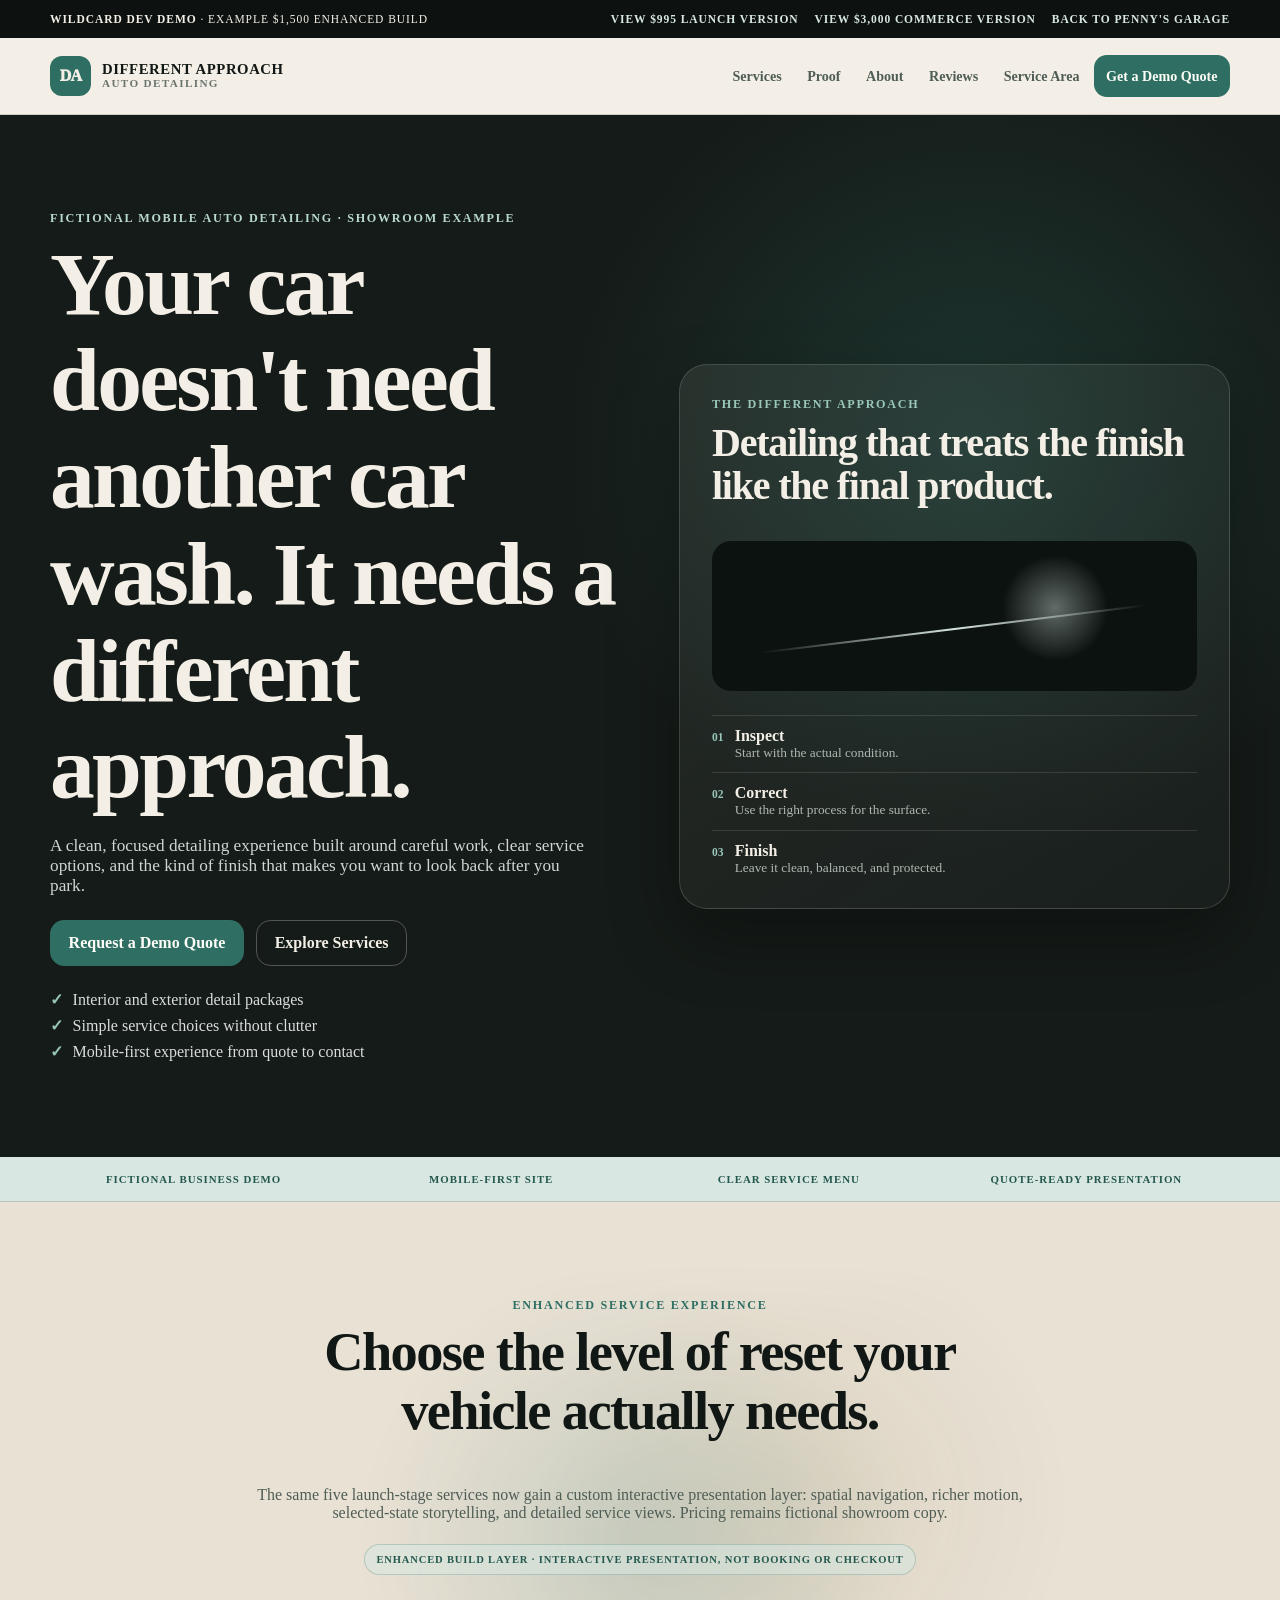
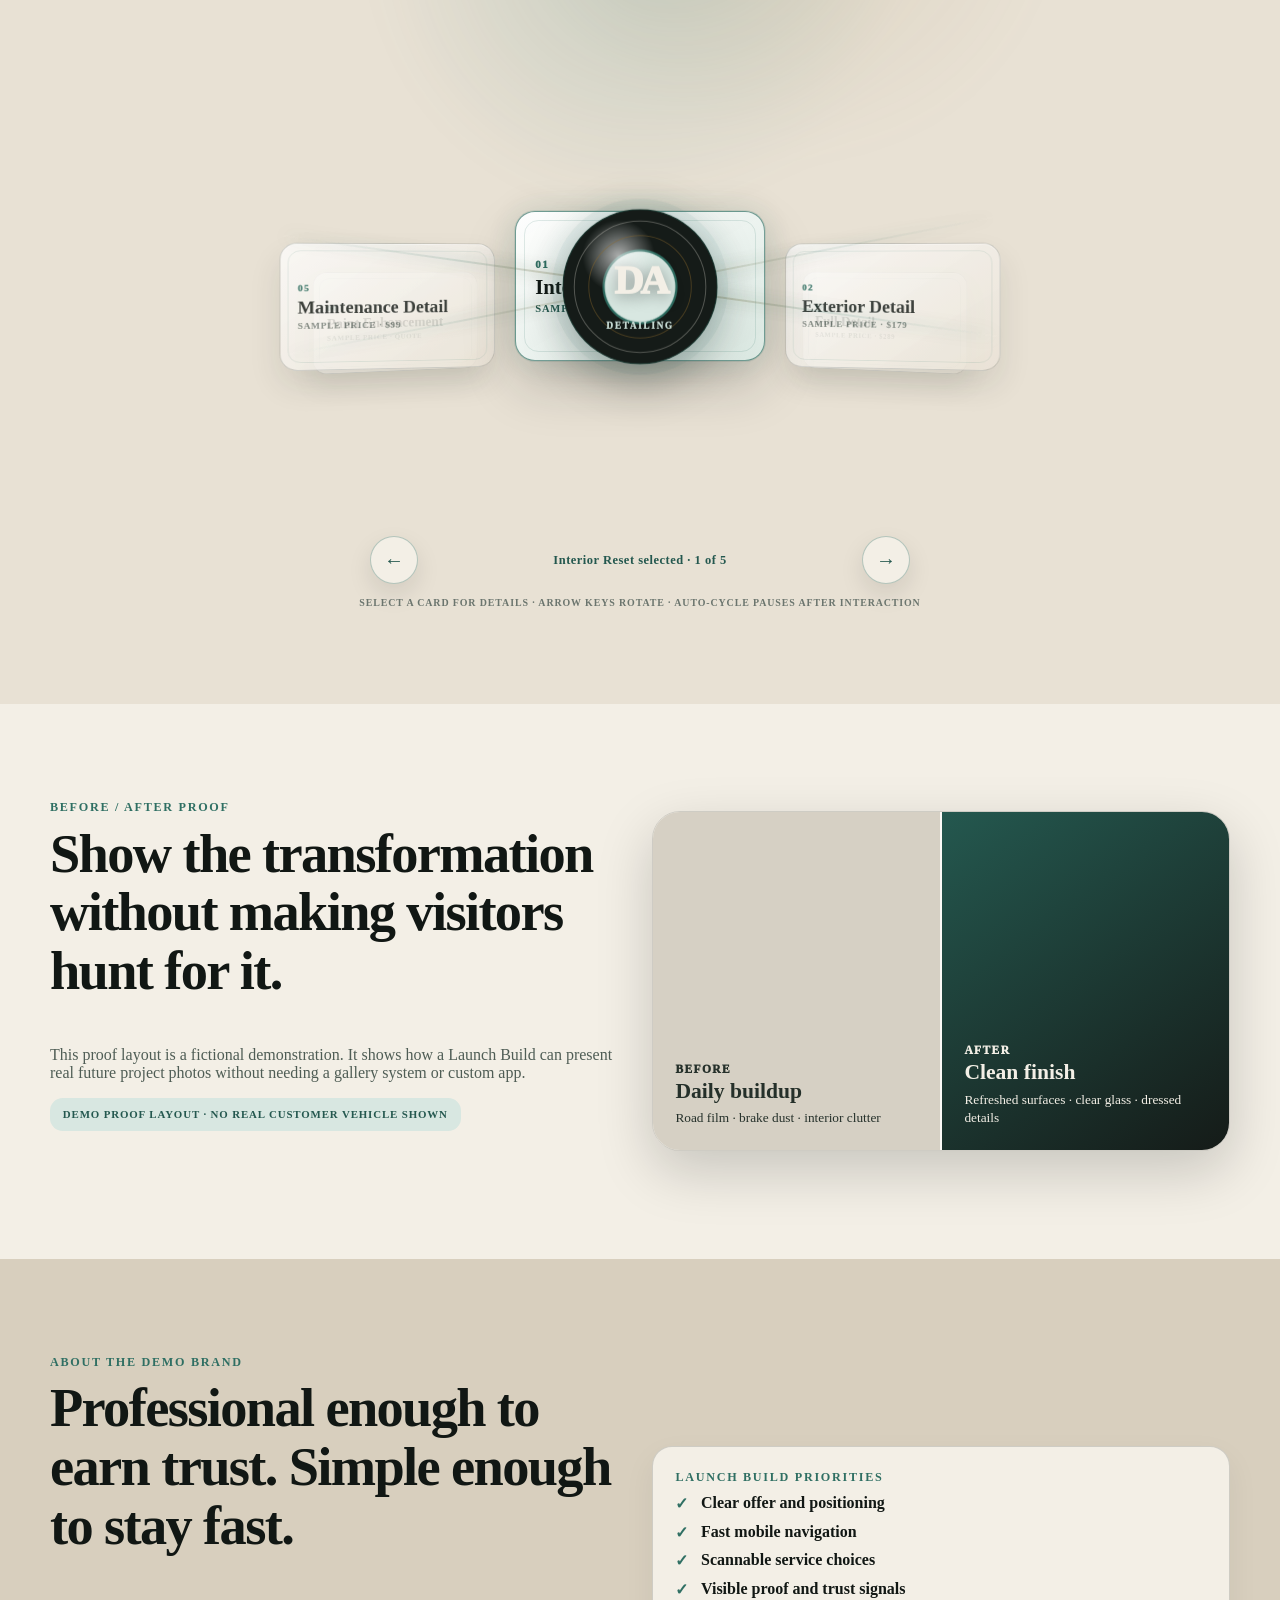
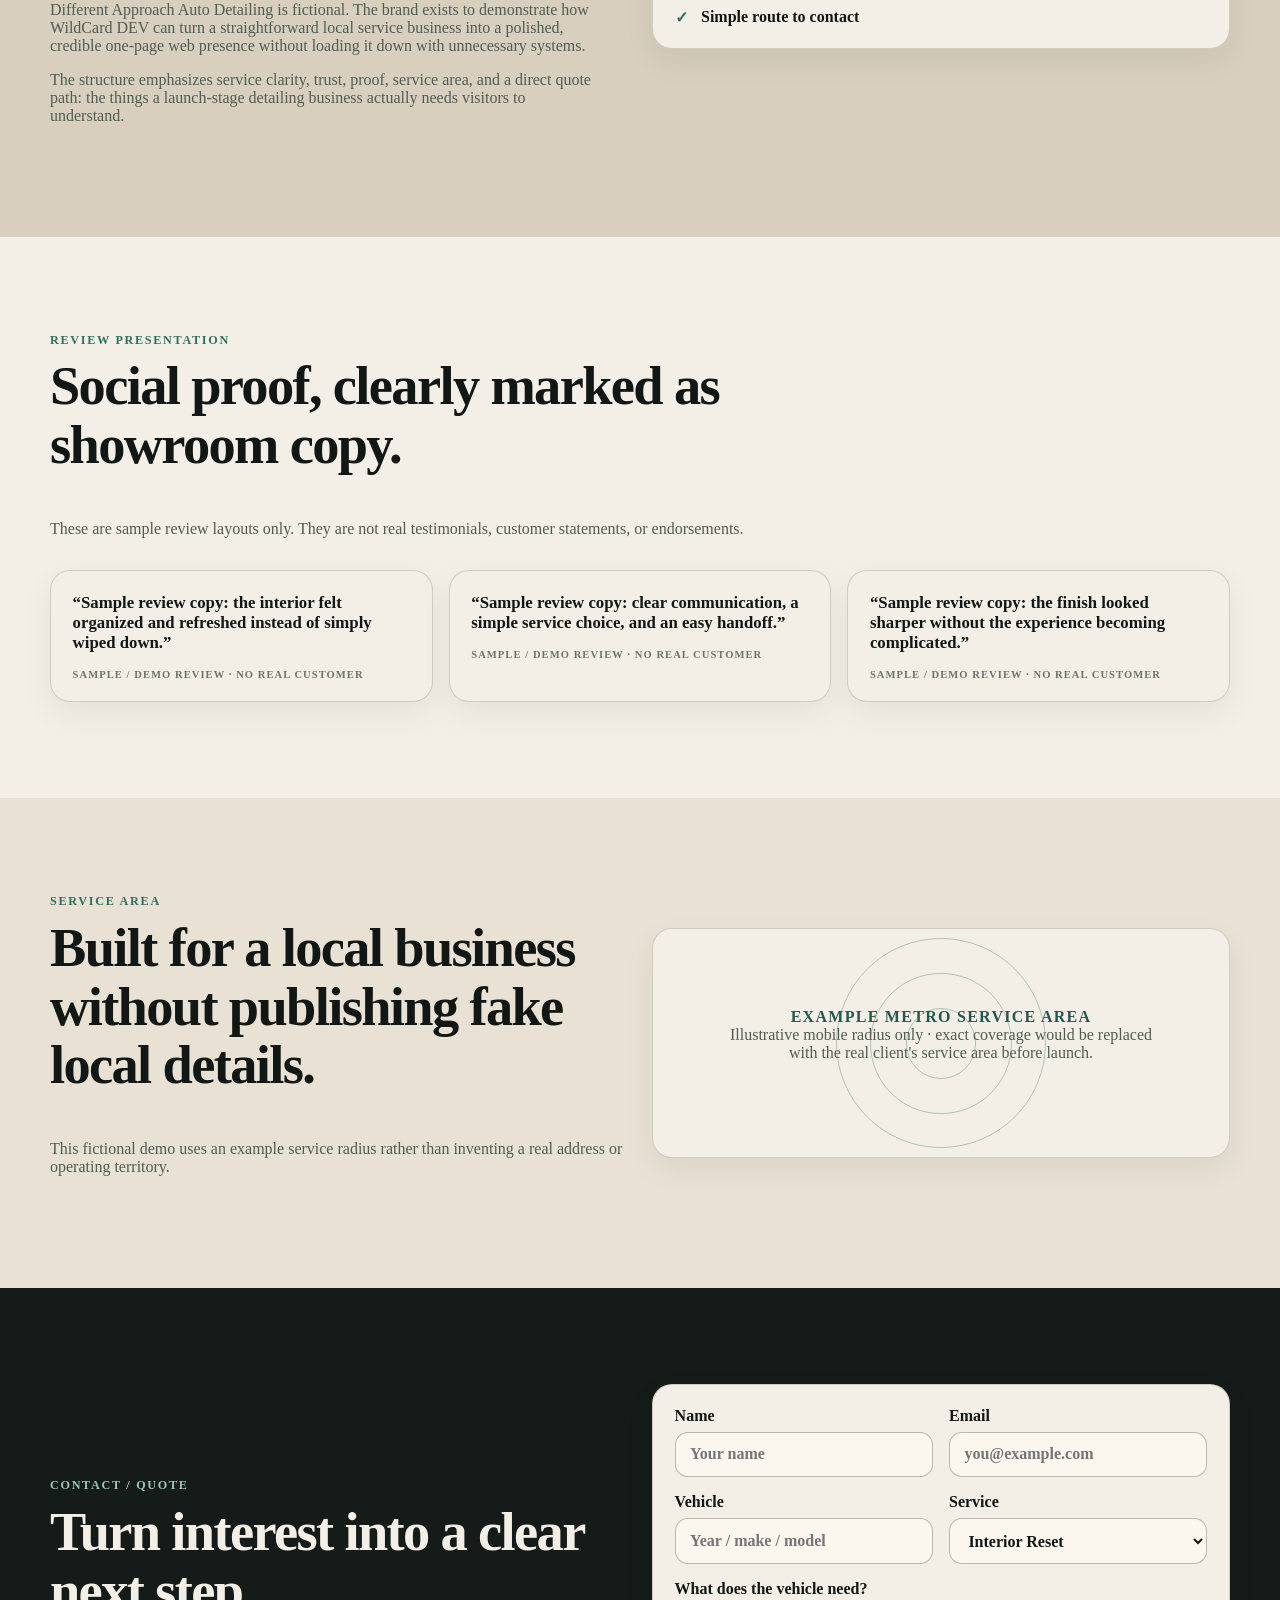
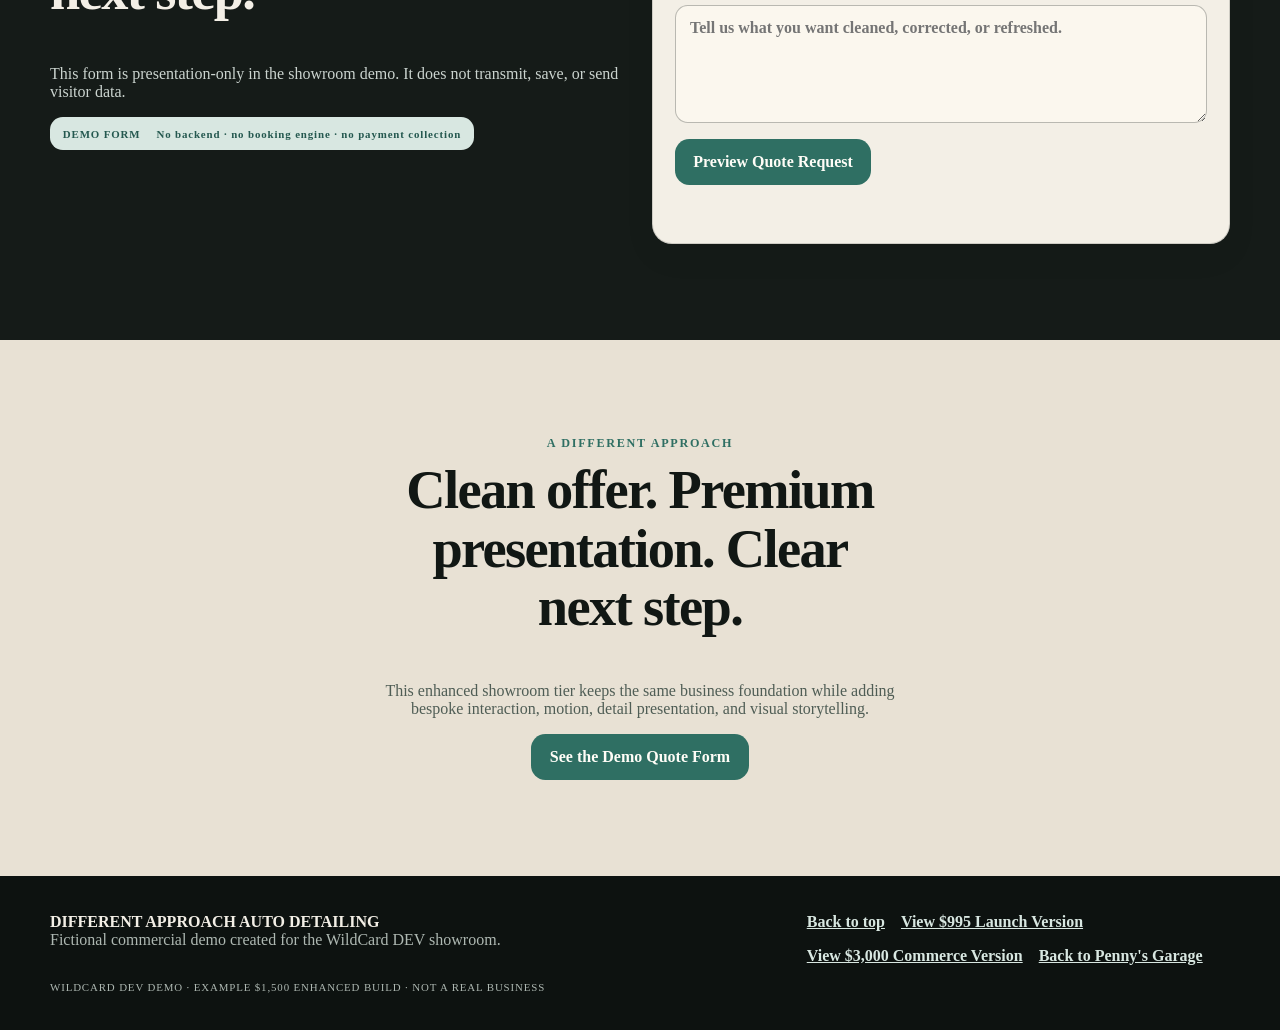
<file: index.html>
<!DOCTYPE html>
<html lang="en">
<head>
  <meta charset="UTF-8" />
  <meta name="viewport" content="width=device-width, initial-scale=1.0" />
  <title>Different Approach Auto Detailing | WildCard DEV $1,500 Enhanced Demo</title>
  <meta name="description" content="Fictional showroom example of a WildCard DEV $1,500 Enhanced Build for an auto detailing business." />
  <meta name="theme-color" content="#151b18" />
  <meta property="og:type" content="website" />
  <meta property="og:title" content="Different Approach Auto Detailing | $1,500 Enhanced Demo" />
  <meta property="og:description" content="A fictional one-page auto detailing business site demonstrating the WildCard DEV $1,500 Enhanced Build." />
  <meta property="og:site_name" content="Different Approach Auto Detailing — Demo" />
  <meta name="twitter:card" content="summary" />
  <meta name="twitter:title" content="Different Approach Auto Detailing | Enhanced Demo Build" />
  <meta name="twitter:description" content="Fictional showroom example of the WildCard DEV $1,500 Enhanced Build." />
  <link rel="stylesheet" href="style.css" />
  <script src="script.js" defer></script>
</head>
<body>
  <a class="skip-link" href="#main-content">Skip to content</a>

  <aside class="demo-bar" aria-label="Showroom demo notice">
    <div class="container demo-bar-inner">
      <span><strong>WILDCARD DEV DEMO</strong> · EXAMPLE $1,500 ENHANCED BUILD</span>
      <span class="demo-links">
        <a href="/launch/">VIEW $995 LAUNCH VERSION</a>
        <a href="/commerce/">VIEW $3,000 COMMERCE VERSION</a>
        <a href="https://pennysoffice.wildcarddev.com/">BACK TO PENNY'S GARAGE</a>
      </span>
    </div>
  </aside>

  <header class="site-header" id="top">
    <div class="container header-inner">
      <a class="brand" href="#home" aria-label="Different Approach Auto Detailing demo home">
        <span class="brand-mark" aria-hidden="true">DA</span>
        <span class="brand-copy">
          <strong>DIFFERENT APPROACH</strong>
          <span>AUTO DETAILING</span>
        </span>
      </a>

      <button class="menu-toggle" type="button" aria-expanded="false" aria-controls="site-nav" aria-label="Open navigation menu">
        <span></span><span></span><span></span>
      </button>

      <nav class="site-nav" id="site-nav" aria-label="Primary navigation">
        <a href="#services">Services</a>
        <a href="#proof">Proof</a>
        <a href="#about">About</a>
        <a href="#reviews">Reviews</a>
        <a href="#service-area">Service Area</a>
        <a class="button button-primary nav-cta" href="#quote">Get a Demo Quote</a>
      </nav>
    </div>
  </header>

  <main id="main-content">
    <section class="hero section" id="home">
      <div class="container hero-grid">
        <div class="hero-copy" data-reveal>
          <p class="eyebrow">Fictional mobile auto detailing · showroom example</p>
          <h1>Your car doesn't need another car wash. It needs a different approach.</h1>
          <p class="hero-text">A clean, focused detailing experience built around careful work, clear service options, and the kind of finish that makes you want to look back after you park.</p>
          <div class="hero-actions">
            <a class="button button-primary" href="#quote">Request a Demo Quote</a>
            <a class="button button-secondary" href="#services">Explore Services</a>
          </div>
          <ul class="hero-points" aria-label="Demo business highlights">
            <li>Interior and exterior detail packages</li>
            <li>Simple service choices without clutter</li>
            <li>Mobile-first experience from quote to contact</li>
          </ul>
        </div>

        <div class="hero-panel" data-reveal>
          <div class="finish-card">
            <p class="card-kicker">THE DIFFERENT APPROACH</p>
            <h2>Detailing that treats the finish like the final product.</h2>
            <div class="finish-visual" aria-hidden="true">
              <span class="finish-line"></span>
              <span class="finish-glint"></span>
            </div>
            <div class="metric-grid">
              <div><span>01</span><strong>Inspect</strong><small>Start with the actual condition.</small></div>
              <div><span>02</span><strong>Correct</strong><small>Use the right process for the surface.</small></div>
              <div><span>03</span><strong>Finish</strong><small>Leave it clean, balanced, and protected.</small></div>
            </div>
          </div>
        </div>
      </div>
    </section>

    <section class="trust-strip" aria-label="Demo trust points">
      <div class="container trust-grid">
        <span>FICTIONAL BUSINESS DEMO</span>
        <span>MOBILE-FIRST SITE</span>
        <span>CLEAR SERVICE MENU</span>
        <span>QUOTE-READY PRESENTATION</span>
      </div>
    </section>

    <section class="section section-surface premium-services" id="services">
      <div class="container">
        <div class="section-heading premium-heading" data-reveal>
          <p class="eyebrow">Enhanced Service Experience</p>
          <h2>Choose the level of reset your vehicle actually needs.</h2>
          <p>The same five launch-stage services now gain a custom interactive presentation layer: spatial navigation, richer motion, selected-state storytelling, and detailed service views. Pricing remains fictional showroom copy.</p>
          <p class="enhancement-note">ENHANCED BUILD LAYER · INTERACTIVE PRESENTATION, NOT BOOKING OR CHECKOUT</p>
        </div>

        <div class="service-orbit-shell" data-reveal>
          <div
            class="service-orbit-stage"
            id="serviceOrbitStage"
            tabindex="0"
            aria-roledescription="carousel"
            aria-label="Detailing services. Use left and right arrow keys to rotate services. Press Enter for selected service details."
          >
            <span class="orbit-ribbon orbit-ribbon-a" aria-hidden="true"></span>
            <span class="orbit-ribbon orbit-ribbon-b" aria-hidden="true"></span>

            <div class="service-orbit" id="serviceOrbit" aria-live="off">
              <button class="orbit-card" type="button" data-service="0" aria-label="Interior Reset details">
                <span class="orbit-card-number">01</span>
                <strong>Interior Reset</strong>
                <small>SAMPLE PRICE · $149</small>
              </button>
              <button class="orbit-card" type="button" data-service="1" aria-label="Exterior Detail details">
                <span class="orbit-card-number">02</span>
                <strong>Exterior Detail</strong>
                <small>SAMPLE PRICE · $179</small>
              </button>
              <button class="orbit-card" type="button" data-service="2" aria-label="Full Detail details">
                <span class="orbit-card-number">03</span>
                <strong>Full Detail</strong>
                <small>SAMPLE PRICE · $289</small>
              </button>
              <button class="orbit-card" type="button" data-service="3" aria-label="Paint Enhancement details">
                <span class="orbit-card-number">04</span>
                <strong>Paint Enhancement</strong>
                <small>SAMPLE PRICE · QUOTE</small>
              </button>
              <button class="orbit-card" type="button" data-service="4" aria-label="Maintenance Detail details">
                <span class="orbit-card-number">05</span>
                <strong>Maintenance Detail</strong>
                <small>SAMPLE PRICE · $99</small>
              </button>
            </div>

            <div class="orbit-hub" aria-hidden="true">
              <span class="hub-ring hub-ring-outer"></span>
              <span class="hub-ring hub-ring-inner"></span>
              <span class="hub-mark">DA</span>
              <span class="hub-label">DETAILING</span>
            </div>
          </div>

          <div class="orbit-controls" aria-label="Service rotation controls">
            <button class="orbit-control" id="servicePrevious" type="button" aria-label="Previous service">←</button>
            <p class="orbit-status" id="serviceStatus" aria-live="polite">Interior Reset selected · 1 of 5</p>
            <button class="orbit-control" id="serviceNext" type="button" aria-label="Next service">→</button>
          </div>
          <p class="orbit-help">SELECT A CARD FOR DETAILS · ARROW KEYS ROTATE · AUTO-CYCLE PAUSES AFTER INTERACTION</p>
        </div>
      </div>
    </section>

    <section class="section" id="proof">
      <div class="container proof-grid">
        <div class="section-heading left-align" data-reveal>
          <p class="eyebrow">Before / After Proof</p>
          <h2>Show the transformation without making visitors hunt for it.</h2>
          <p>This proof layout is a fictional demonstration. It shows how a Launch Build can present real future project photos without needing a gallery system or custom app.</p>
          <div class="proof-note">DEMO PROOF LAYOUT · NO REAL CUSTOMER VEHICLE SHOWN</div>
        </div>

        <div class="before-after" data-reveal aria-label="Sample before and after presentation">
          <div class="proof-side proof-before">
            <span>BEFORE</span>
            <strong>Daily buildup</strong>
            <small>Road film · brake dust · interior clutter</small>
          </div>
          <div class="proof-divider" aria-hidden="true"></div>
          <div class="proof-side proof-after">
            <span>AFTER</span>
            <strong>Clean finish</strong>
            <small>Refreshed surfaces · clear glass · dressed details</small>
          </div>
        </div>
      </div>
    </section>

    <section class="section section-muted" id="about">
      <div class="container about-grid">
        <div class="about-panel" data-reveal>
          <p class="eyebrow">About the Demo Brand</p>
          <h2>Professional enough to earn trust. Simple enough to stay fast.</h2>
          <p>Different Approach Auto Detailing is fictional. The brand exists to demonstrate how WildCard DEV can turn a straightforward local service business into a polished, credible one-page web presence without loading it down with unnecessary systems.</p>
          <p>The structure emphasizes service clarity, trust, proof, service area, and a direct quote path: the things a launch-stage detailing business actually needs visitors to understand.</p>
        </div>
        <div class="trust-card" data-reveal>
          <p class="card-kicker">LAUNCH BUILD PRIORITIES</p>
          <ul class="check-list">
            <li>Clear offer and positioning</li>
            <li>Fast mobile navigation</li>
            <li>Scannable service choices</li>
            <li>Visible proof and trust signals</li>
            <li>Simple route to contact</li>
          </ul>
        </div>
      </div>
    </section>

    <section class="section" id="reviews">
      <div class="container">
        <div class="section-heading" data-reveal>
          <p class="eyebrow">Review Presentation</p>
          <h2>Social proof, clearly marked as showroom copy.</h2>
          <p>These are sample review layouts only. They are not real testimonials, customer statements, or endorsements.</p>
        </div>
        <div class="cards-grid reviews-grid">
          <figure class="review-card" data-reveal>
            <blockquote>“Sample review copy: the interior felt organized and refreshed instead of simply wiped down.”</blockquote>
            <figcaption>SAMPLE / DEMO REVIEW · NO REAL CUSTOMER</figcaption>
          </figure>
          <figure class="review-card" data-reveal>
            <blockquote>“Sample review copy: clear communication, a simple service choice, and an easy handoff.”</blockquote>
            <figcaption>SAMPLE / DEMO REVIEW · NO REAL CUSTOMER</figcaption>
          </figure>
          <figure class="review-card" data-reveal>
            <blockquote>“Sample review copy: the finish looked sharper without the experience becoming complicated.”</blockquote>
            <figcaption>SAMPLE / DEMO REVIEW · NO REAL CUSTOMER</figcaption>
          </figure>
        </div>
      </div>
    </section>

    <section class="section section-surface" id="service-area">
      <div class="container service-area-grid">
        <div data-reveal>
          <p class="eyebrow">Service Area</p>
          <h2>Built for a local business without publishing fake local details.</h2>
          <p>This fictional demo uses an example service radius rather than inventing a real address or operating territory.</p>
        </div>
        <div class="area-card" data-reveal>
          <span class="area-ring" aria-hidden="true"></span>
          <div>
            <strong>EXAMPLE METRO SERVICE AREA</strong>
            <p>Illustrative mobile radius only · exact coverage would be replaced with the real client's service area before launch.</p>
          </div>
        </div>
      </div>
    </section>

    <section class="section quote-section" id="quote">
      <div class="container quote-grid">
        <div class="quote-copy" data-reveal>
          <p class="eyebrow">Contact / Quote</p>
          <h2>Turn interest into a clear next step.</h2>
          <p>This form is presentation-only in the showroom demo. It does not transmit, save, or send visitor data.</p>
          <div class="demo-disclosure">
            <strong>DEMO FORM</strong>
            <span>No backend · no booking engine · no payment collection</span>
          </div>
        </div>

        <form class="quote-form" id="demoQuoteForm" data-reveal>
          <div class="form-grid">
            <label>
              Name
              <input type="text" name="name" autocomplete="name" placeholder="Your name" required />
            </label>
            <label>
              Email
              <input type="email" name="email" autocomplete="email" placeholder="you@example.com" required />
            </label>
            <label>
              Vehicle
              <input type="text" name="vehicle" placeholder="Year / make / model" />
            </label>
            <label>
              Service
              <select name="service">
                <option>Interior Reset</option>
                <option>Exterior Detail</option>
                <option>Full Detail</option>
                <option>Paint Enhancement</option>
                <option>Maintenance Detail</option>
              </select>
            </label>
            <label class="form-full">
              What does the vehicle need?
              <textarea name="message" rows="5" placeholder="Tell us what you want cleaned, corrected, or refreshed."></textarea>
            </label>
          </div>
          <button class="button button-primary" type="submit">Preview Quote Request</button>
          <p class="form-status" id="formStatus" role="status" aria-live="polite"></p>
        </form>
      </div>
    </section>

    <section class="section final-cta">
      <div class="container final-cta-panel" data-reveal>
        <p class="eyebrow">A Different Approach</p>
        <h2>Clean offer. Premium presentation. Clear next step.</h2>
        <p>This enhanced showroom tier keeps the same business foundation while adding bespoke interaction, motion, detail presentation, and visual storytelling.</p>
        <a class="button button-primary" href="#quote">See the Demo Quote Form</a>
      </div>
    </section>
  </main>

  <footer class="site-footer">
    <div class="container footer-grid">
      <div>
        <strong>DIFFERENT APPROACH AUTO DETAILING</strong>
        <p>Fictional commercial demo created for the WildCard DEV showroom.</p>
      </div>
      <div class="footer-links">
        <a href="#top">Back to top</a>
        <a href="/launch/">View $995 Launch Version</a>
        <a href="/commerce/">View $3,000 Commerce Version</a>
        <a href="https://pennysoffice.wildcarddev.com/">Back to Penny's Garage</a>
      </div>
      <p class="footer-note">WILDCARD DEV DEMO · EXAMPLE $1,500 ENHANCED BUILD · NOT A REAL BUSINESS</p>
    </div>
  </footer>

  <dialog class="service-dialog" id="serviceDialog" aria-labelledby="serviceDialogTitle">
    <button class="dialog-close" id="serviceDialogClose" type="button" aria-label="Close service details">×</button>
    <p class="dialog-kicker">DIFFERENT APPROACH · DEMO SERVICE</p>
    <h2 id="serviceDialogTitle">Interior Reset</h2>
    <p class="dialog-use" id="serviceDialogUse"></p>
    <p id="serviceDialogDescription"></p>
    <div class="dialog-price"><span>SAMPLE / DEMO PRICE</span><strong id="serviceDialogPrice"></strong></div>
    <div class="dialog-includes">
      <h3>What this sample package includes</h3>
      <ul id="serviceDialogIncludes"></ul>
    </div>
    <a class="button button-primary" id="serviceDialogCta" href="#quote">Continue to Demo Quote</a>
  </dialog>
<script defer src="https://www.wildcarddev.com/static/ask-penny.js"></script>
</body>
</html>
</file>
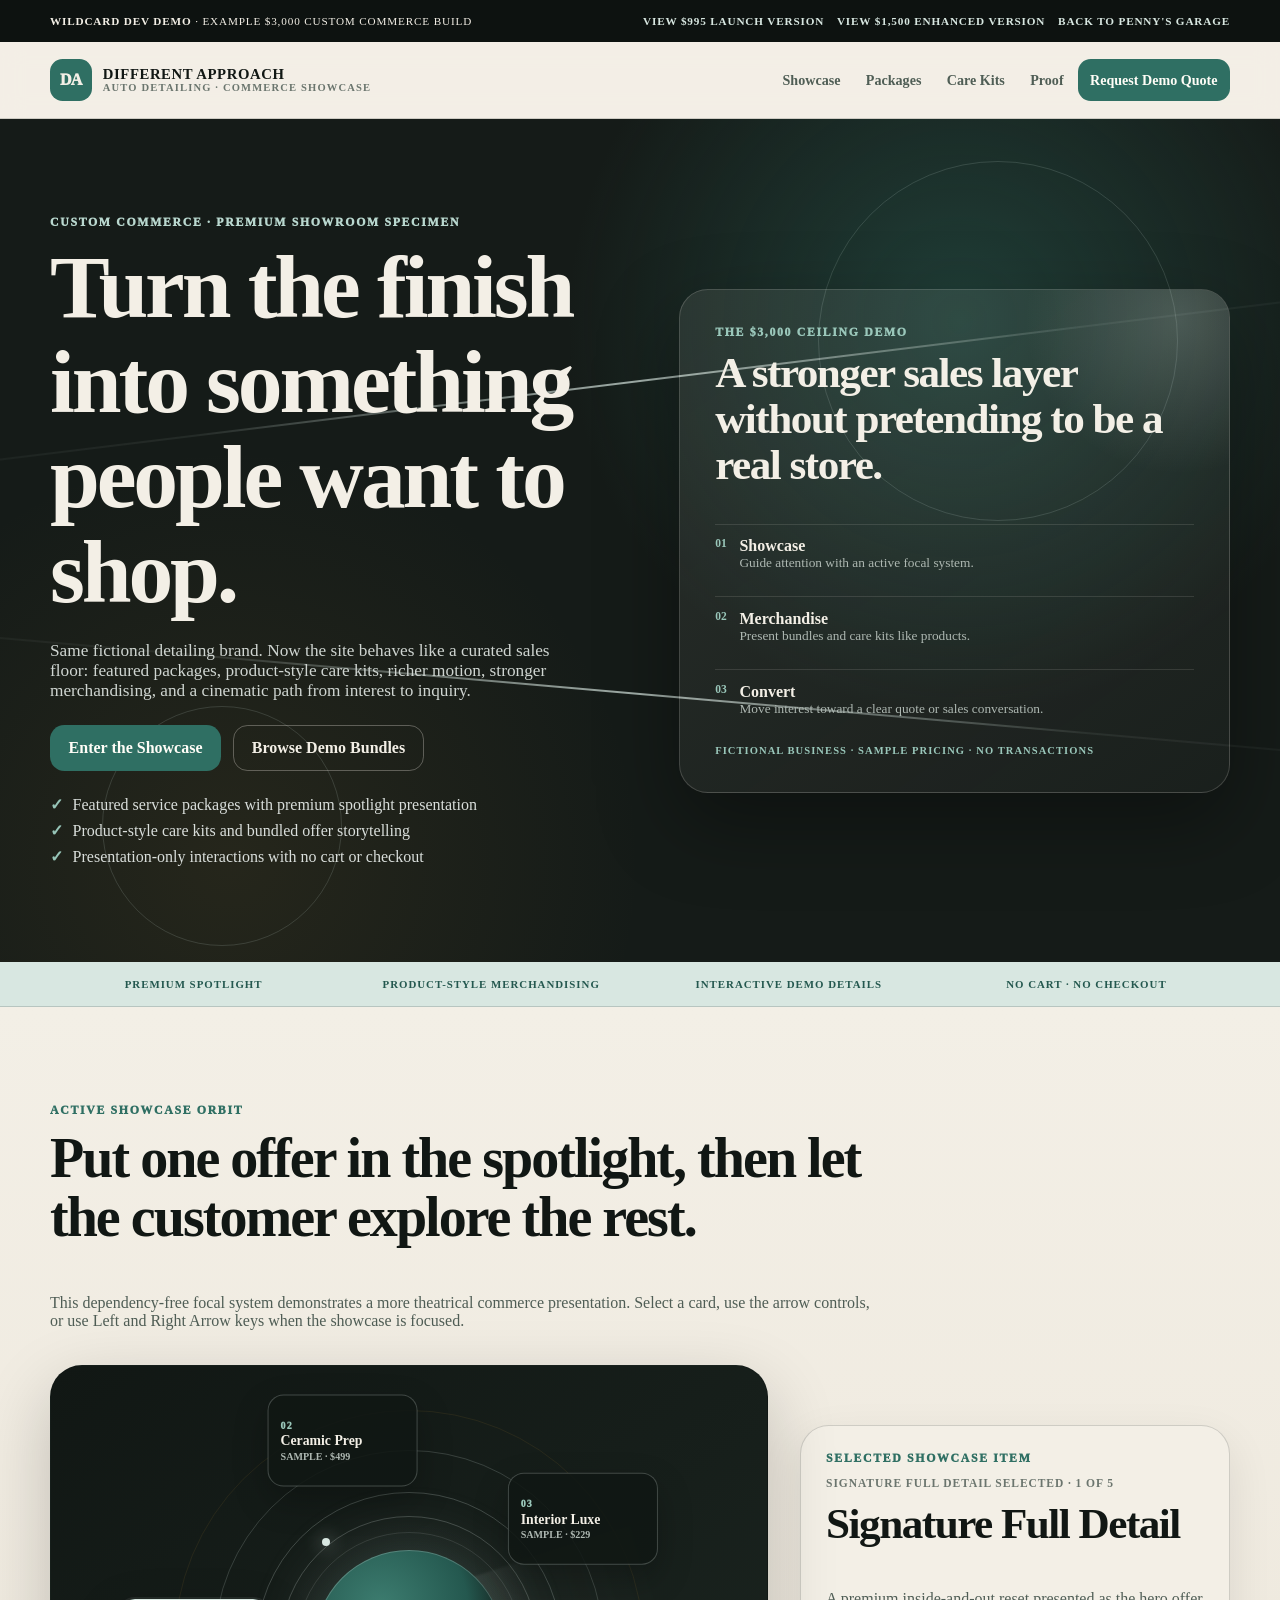
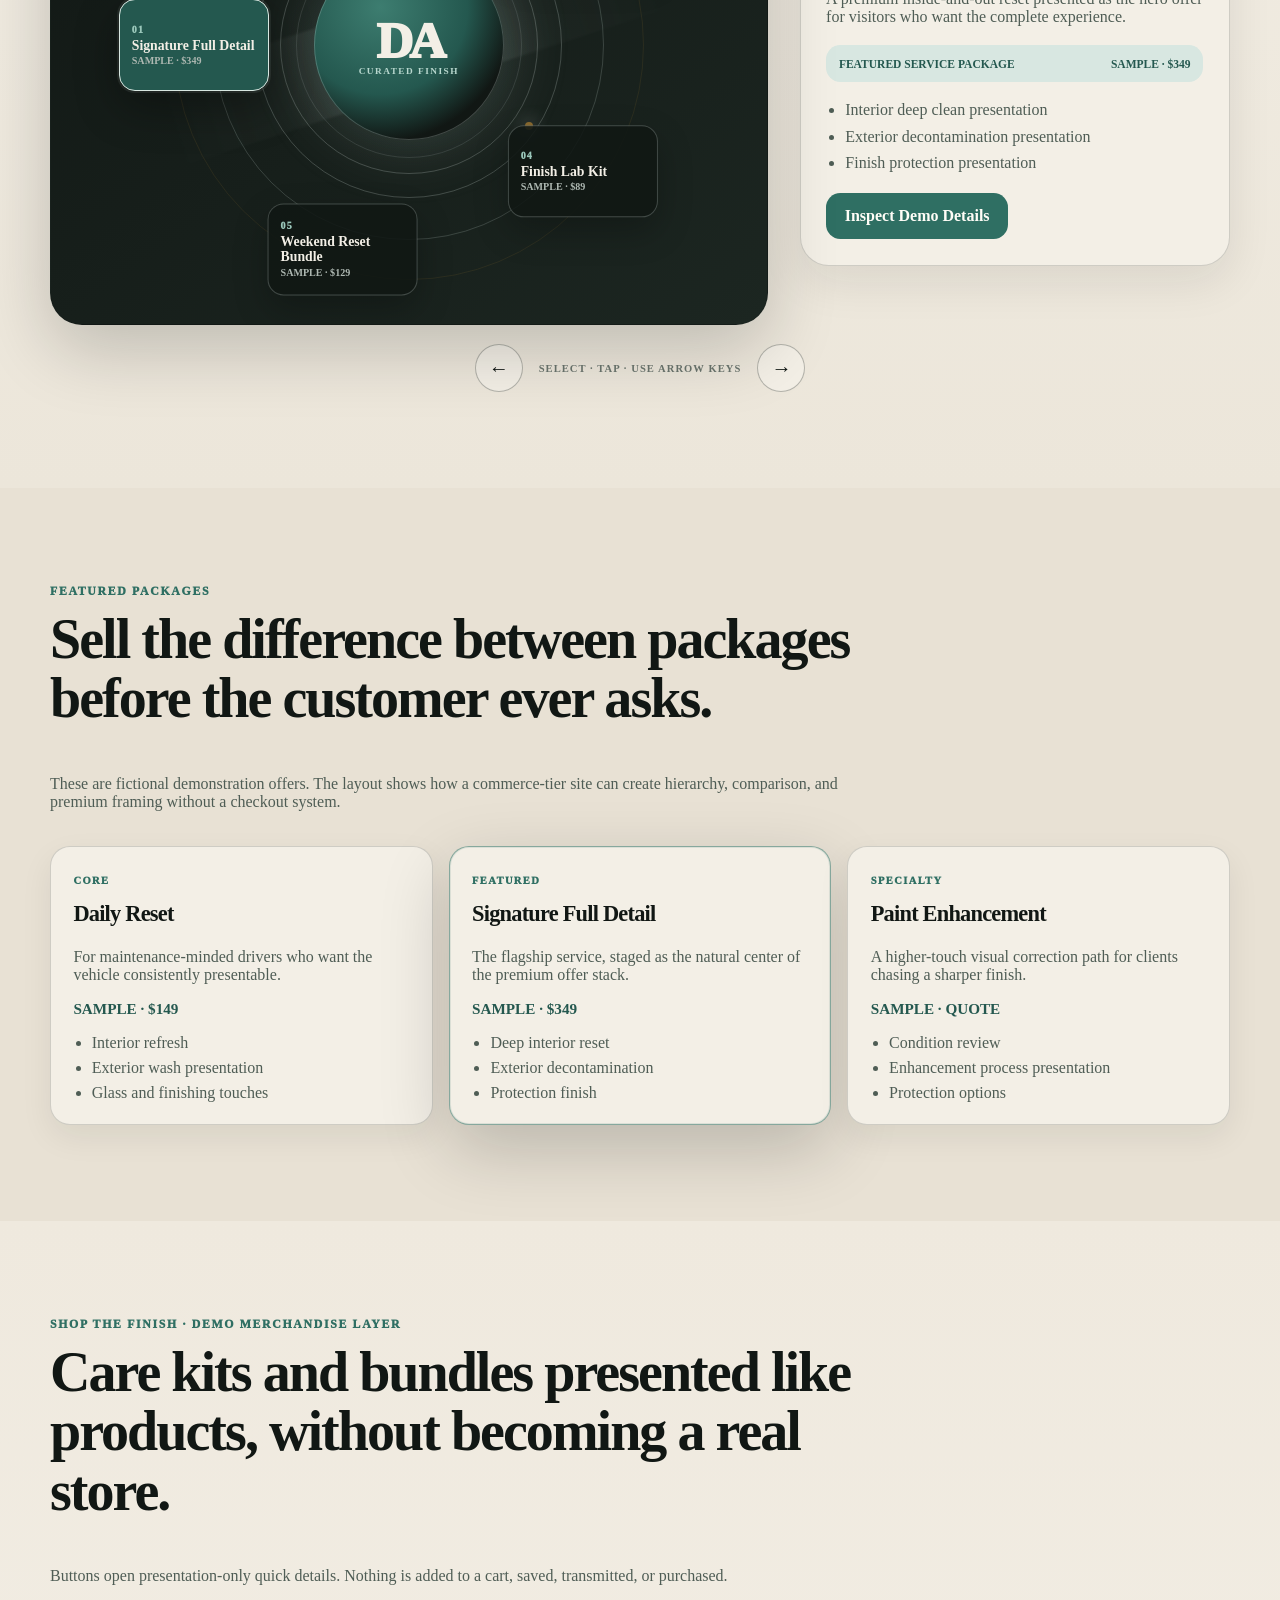
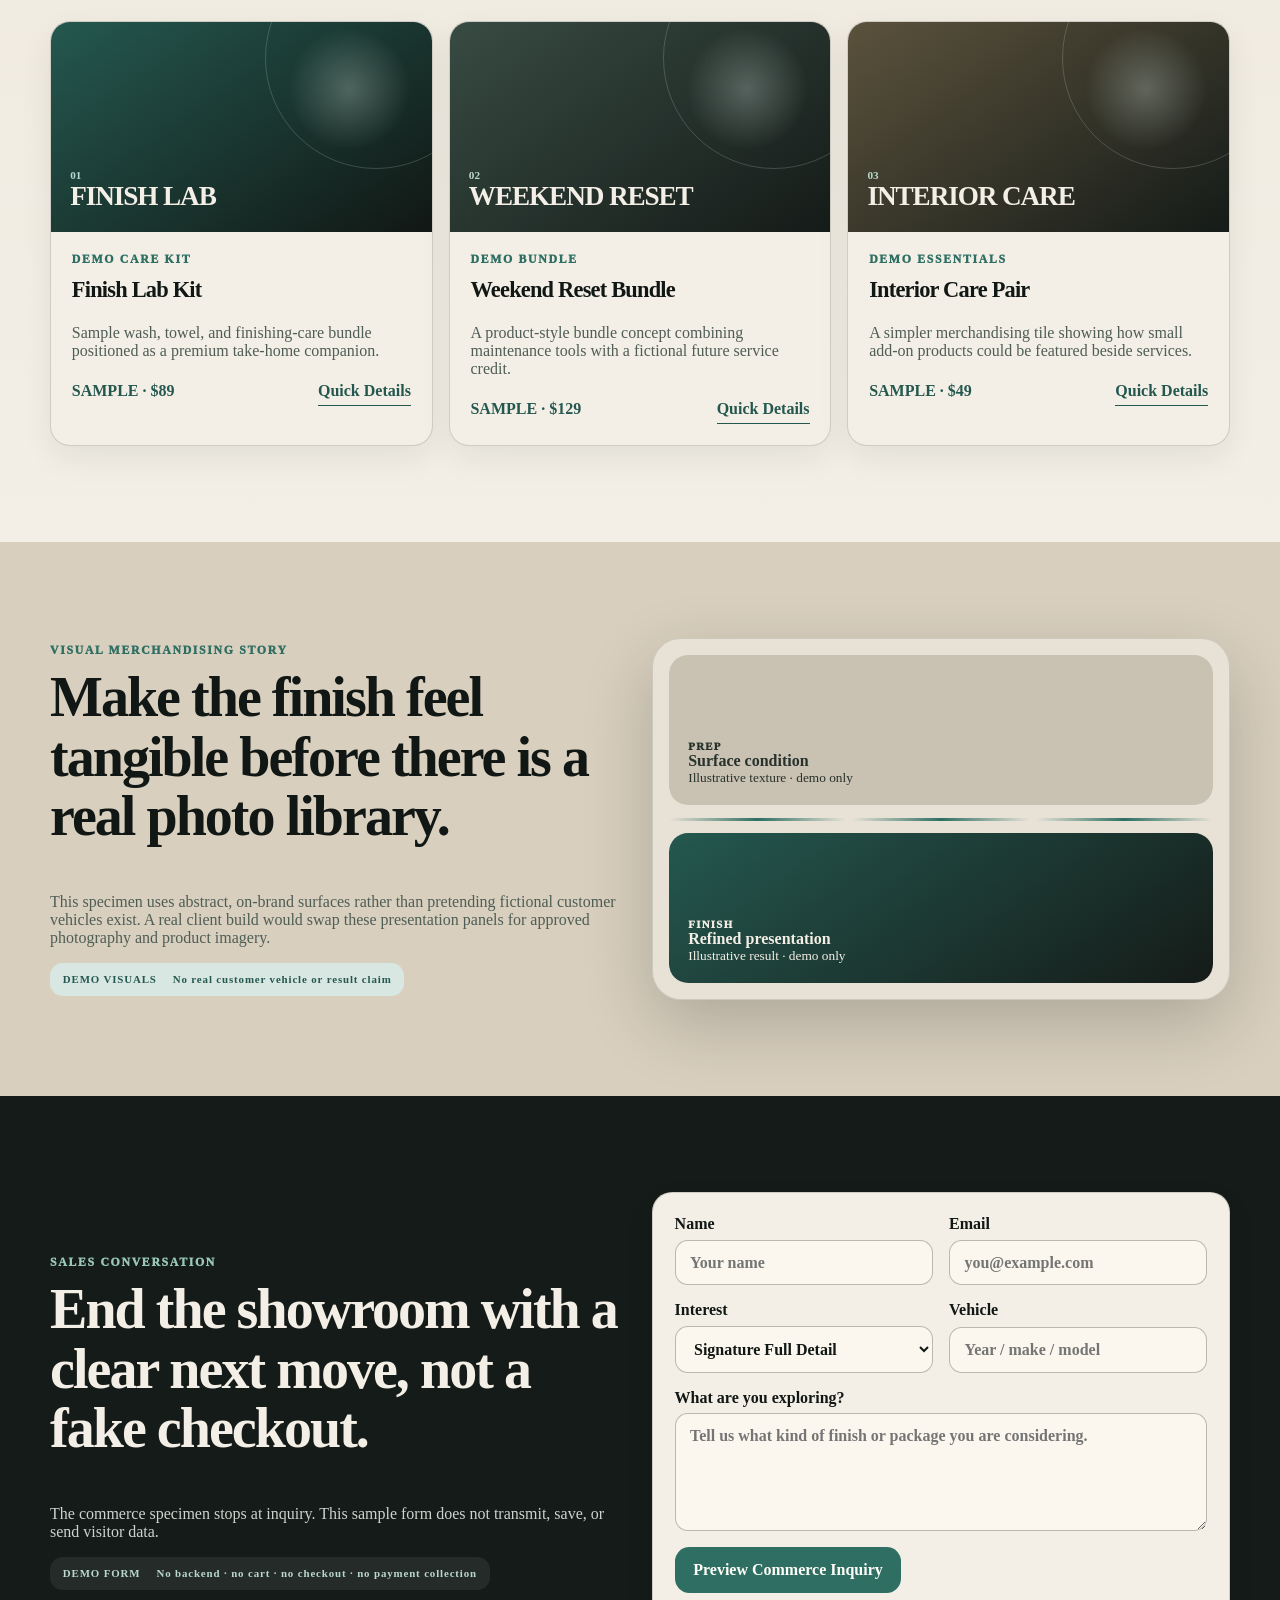
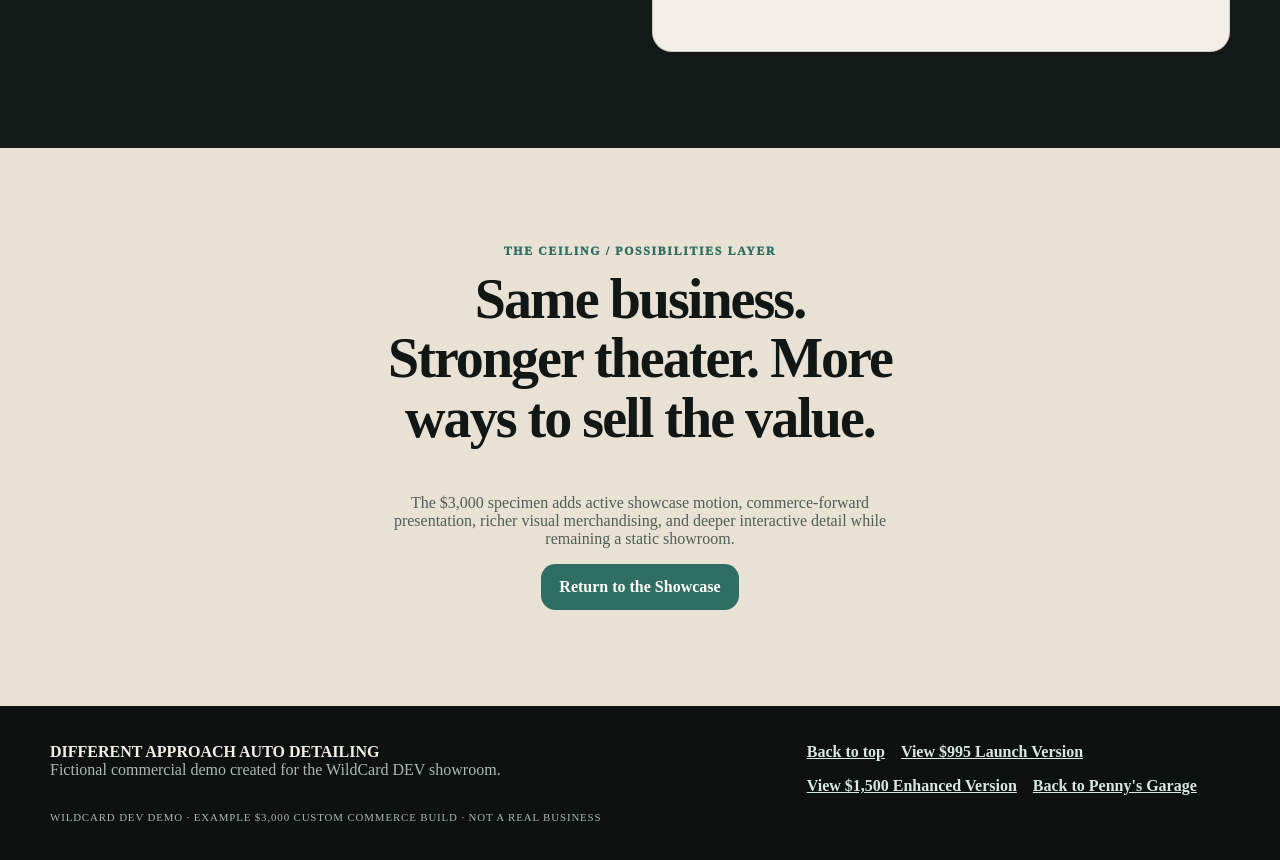
<file: commerce/index.html>
<!DOCTYPE html>
<html lang="en">
<head>
  <meta charset="UTF-8" />
  <meta name="viewport" content="width=device-width, initial-scale=1.0" />
  <title>Different Approach Auto Detailing | WildCard DEV $3,000 Custom Commerce Demo</title>
  <meta name="description" content="Fictional showroom example of a WildCard DEV $3,000 Custom Commerce Build for an auto detailing business." />
  <meta name="theme-color" content="#151b18" />
  <meta property="og:type" content="website" />
  <meta property="og:title" content="Different Approach Auto Detailing | $3,000 Custom Commerce Demo" />
  <meta property="og:description" content="A fictional commerce-forward showroom demonstrating the WildCard DEV $3,000 Custom Commerce Build." />
  <meta property="og:site_name" content="Different Approach Auto Detailing — Demo" />
  <meta name="twitter:card" content="summary" />
  <meta name="twitter:title" content="Different Approach Auto Detailing | Custom Commerce Demo" />
  <meta name="twitter:description" content="Fictional showroom example of the WildCard DEV $3,000 Custom Commerce Build." />
  <link rel="stylesheet" href="style.css" />
  <script src="script.js" defer></script>
</head>
<body>
  <a class="skip-link" href="#main-content">Skip to content</a>

  <aside class="demo-bar" aria-label="Showroom demo notice">
    <div class="container demo-bar-inner">
      <span><strong>WILDCARD DEV DEMO</strong> · EXAMPLE $3,000 CUSTOM COMMERCE BUILD</span>
      <span class="demo-links">
        <a href="/launch/">VIEW $995 LAUNCH VERSION</a>
        <a href="/">VIEW $1,500 ENHANCED VERSION</a>
        <a href="https://pennysoffice.wildcarddev.com/">BACK TO PENNY'S GARAGE</a>
      </span>
    </div>
  </aside>

  <header class="site-header" id="top">
    <div class="container header-inner">
      <a class="brand" href="#home" aria-label="Different Approach Auto Detailing commerce demo home">
        <span class="brand-mark" aria-hidden="true">DA</span>
        <span class="brand-copy">
          <strong>DIFFERENT APPROACH</strong>
          <span>AUTO DETAILING · COMMERCE SHOWCASE</span>
        </span>
      </a>
      <button class="menu-toggle" type="button" aria-expanded="false" aria-controls="site-nav" aria-label="Open navigation menu">
        <span></span><span></span><span></span>
      </button>
      <nav class="site-nav" id="site-nav" aria-label="Primary navigation">
        <a href="#showcase">Showcase</a>
        <a href="#packages">Packages</a>
        <a href="#bundles">Care Kits</a>
        <a href="#proof">Proof</a>
        <a class="button button-primary nav-cta" href="#quote">Request Demo Quote</a>
      </nav>
    </div>
  </header>

  <main id="main-content">
    <section class="hero section" id="home">
      <div class="ambient-layer" aria-hidden="true">
        <span class="ambient-stream stream-one"></span>
        <span class="ambient-stream stream-two"></span>
        <span class="ambient-pulse pulse-one"></span>
        <span class="ambient-pulse pulse-two"></span>
      </div>
      <div class="container hero-grid">
        <div class="hero-copy" data-reveal>
          <p class="eyebrow">Custom Commerce · premium showroom specimen</p>
          <h1>Turn the finish into something people want to shop.</h1>
          <p class="hero-text">Same fictional detailing brand. Now the site behaves like a curated sales floor: featured packages, product-style care kits, richer motion, stronger merchandising, and a cinematic path from interest to inquiry.</p>
          <div class="hero-actions">
            <a class="button button-primary" href="#showcase">Enter the Showcase</a>
            <a class="button button-secondary" href="#bundles">Browse Demo Bundles</a>
          </div>
          <ul class="hero-points" aria-label="Commerce demo highlights">
            <li>Featured service packages with premium spotlight presentation</li>
            <li>Product-style care kits and bundled offer storytelling</li>
            <li>Presentation-only interactions with no cart or checkout</li>
          </ul>
        </div>

        <div class="hero-vault" data-reveal aria-label="Premium presentation summary">
          <div class="vault-glow" aria-hidden="true"></div>
          <p class="card-kicker">THE $3,000 CEILING DEMO</p>
          <h2>A stronger sales layer without pretending to be a real store.</h2>
          <div class="vault-stack">
            <div><span>01</span><strong>Showcase</strong><small>Guide attention with an active focal system.</small></div>
            <div><span>02</span><strong>Merchandise</strong><small>Present bundles and care kits like products.</small></div>
            <div><span>03</span><strong>Convert</strong><small>Move interest toward a clear quote or sales conversation.</small></div>
          </div>
          <p class="vault-note">FICTIONAL BUSINESS · SAMPLE PRICING · NO TRANSACTIONS</p>
        </div>
      </div>
    </section>

    <section class="trust-strip" aria-label="Demo capability strip">
      <div class="container trust-grid">
        <span>PREMIUM SPOTLIGHT</span>
        <span>PRODUCT-STYLE MERCHANDISING</span>
        <span>INTERACTIVE DEMO DETAILS</span>
        <span>NO CART · NO CHECKOUT</span>
      </div>
    </section>

    <section class="section showcase-section" id="showcase">
      <div class="container">
        <div class="section-heading" data-reveal>
          <p class="eyebrow">Active Showcase Orbit</p>
          <h2>Put one offer in the spotlight, then let the customer explore the rest.</h2>
          <p>This dependency-free focal system demonstrates a more theatrical commerce presentation. Select a card, use the arrow controls, or use Left and Right Arrow keys when the showcase is focused.</p>
        </div>

        <div class="showcase-layout">
          <div class="showcase-stage" id="showcaseStage" tabindex="0" aria-roledescription="carousel" aria-label="Featured commerce showcase. Use left and right arrow keys to change the selected item.">
            <span class="stage-ring ring-one" aria-hidden="true"></span>
            <span class="stage-ring ring-two" aria-hidden="true"></span>
            <span class="stage-sweep" aria-hidden="true"></span>

            <div class="showcase-core" aria-hidden="true">
              <span class="core-orbit core-orbit-one"></span>
              <span class="core-orbit core-orbit-two"></span>
              <span class="core-mark">DA</span>
              <small>CURATED FINISH</small>
            </div>

            <div class="showcase-orbit" id="showcaseOrbit">
              <button class="showcase-card is-selected" type="button" data-showcase-index="0" aria-label="Select Signature Full Detail">
                <span class="showcase-number">01</span><strong>Signature Full Detail</strong><small>SAMPLE · $349</small>
              </button>
              <button class="showcase-card" type="button" data-showcase-index="1" aria-label="Select Ceramic Prep">
                <span class="showcase-number">02</span><strong>Ceramic Prep</strong><small>SAMPLE · $499</small>
              </button>
              <button class="showcase-card" type="button" data-showcase-index="2" aria-label="Select Interior Luxe">
                <span class="showcase-number">03</span><strong>Interior Luxe</strong><small>SAMPLE · $229</small>
              </button>
              <button class="showcase-card" type="button" data-showcase-index="3" aria-label="Select Finish Lab Kit">
                <span class="showcase-number">04</span><strong>Finish Lab Kit</strong><small>SAMPLE · $89</small>
              </button>
              <button class="showcase-card" type="button" data-showcase-index="4" aria-label="Select Weekend Reset Bundle">
                <span class="showcase-number">05</span><strong>Weekend Reset Bundle</strong><small>SAMPLE · $129</small>
              </button>
            </div>
          </div>

          <div class="spotlight-panel" data-reveal>
            <p class="spotlight-label">SELECTED SHOWCASE ITEM</p>
            <p class="spotlight-status" id="showcaseStatus" aria-live="polite">Signature Full Detail selected · 1 of 5</p>
            <h3 id="spotlightTitle">Signature Full Detail</h3>
            <p id="spotlightDescription">A premium inside-and-out reset presented as the hero offer for visitors who want the complete experience.</p>
            <div class="spotlight-meta">
              <span id="spotlightType">FEATURED SERVICE PACKAGE</span>
              <strong id="spotlightPrice">SAMPLE · $349</strong>
            </div>
            <ul id="spotlightIncludes">
              <li>Interior deep clean presentation</li>
              <li>Exterior decontamination presentation</li>
              <li>Finish protection presentation</li>
            </ul>
            <button class="button button-primary" id="spotlightDetails" type="button">Inspect Demo Details</button>
          </div>
        </div>

        <div class="showcase-controls" aria-label="Showcase controls">
          <button class="orbit-control" id="showcasePrevious" type="button" aria-label="Previous showcase item">←</button>
          <span>SELECT · TAP · USE ARROW KEYS</span>
          <button class="orbit-control" id="showcaseNext" type="button" aria-label="Next showcase item">→</button>
        </div>
      </div>
    </section>

    <section class="section section-surface" id="packages">
      <div class="container">
        <div class="section-heading" data-reveal>
          <p class="eyebrow">Featured Packages</p>
          <h2>Sell the difference between packages before the customer ever asks.</h2>
          <p>These are fictional demonstration offers. The layout shows how a commerce-tier site can create hierarchy, comparison, and premium framing without a checkout system.</p>
        </div>
        <div class="package-grid">
          <article class="package-card" data-reveal>
            <span class="package-tier">CORE</span>
            <h3>Daily Reset</h3>
            <p>For maintenance-minded drivers who want the vehicle consistently presentable.</p>
            <strong class="sample-price">SAMPLE · $149</strong>
            <ul><li>Interior refresh</li><li>Exterior wash presentation</li><li>Glass and finishing touches</li></ul>
          </article>
          <article class="package-card package-featured" data-reveal>
            <span class="package-tier">FEATURED</span>
            <h3>Signature Full Detail</h3>
            <p>The flagship service, staged as the natural center of the premium offer stack.</p>
            <strong class="sample-price">SAMPLE · $349</strong>
            <ul><li>Deep interior reset</li><li>Exterior decontamination</li><li>Protection finish</li></ul>
          </article>
          <article class="package-card" data-reveal>
            <span class="package-tier">SPECIALTY</span>
            <h3>Paint Enhancement</h3>
            <p>A higher-touch visual correction path for clients chasing a sharper finish.</p>
            <strong class="sample-price">SAMPLE · QUOTE</strong>
            <ul><li>Condition review</li><li>Enhancement process presentation</li><li>Protection options</li></ul>
          </article>
        </div>
      </div>
    </section>

    <section class="section bundles-section" id="bundles">
      <div class="container">
        <div class="section-heading" data-reveal>
          <p class="eyebrow">Shop the Finish · Demo Merchandise Layer</p>
          <h2>Care kits and bundles presented like products, without becoming a real store.</h2>
          <p>Buttons open presentation-only quick details. Nothing is added to a cart, saved, transmitted, or purchased.</p>
        </div>

        <div class="bundle-grid">
          <article class="bundle-card" data-reveal>
            <div class="bundle-visual bundle-visual-one" aria-hidden="true"><span>01</span><strong>FINISH LAB</strong></div>
            <div class="bundle-copy">
              <p class="bundle-tag">DEMO CARE KIT</p>
              <h3>Finish Lab Kit</h3>
              <p>Sample wash, towel, and finishing-care bundle positioned as a premium take-home companion.</p>
              <div class="bundle-bottom"><strong>SAMPLE · $89</strong><button class="text-button product-detail-trigger" type="button" data-product="finish-lab">Quick Details</button></div>
            </div>
          </article>

          <article class="bundle-card" data-reveal>
            <div class="bundle-visual bundle-visual-two" aria-hidden="true"><span>02</span><strong>WEEKEND RESET</strong></div>
            <div class="bundle-copy">
              <p class="bundle-tag">DEMO BUNDLE</p>
              <h3>Weekend Reset Bundle</h3>
              <p>A product-style bundle concept combining maintenance tools with a fictional future service credit.</p>
              <div class="bundle-bottom"><strong>SAMPLE · $129</strong><button class="text-button product-detail-trigger" type="button" data-product="weekend-reset">Quick Details</button></div>
            </div>
          </article>

          <article class="bundle-card" data-reveal>
            <div class="bundle-visual bundle-visual-three" aria-hidden="true"><span>03</span><strong>INTERIOR CARE</strong></div>
            <div class="bundle-copy">
              <p class="bundle-tag">DEMO ESSENTIALS</p>
              <h3>Interior Care Pair</h3>
              <p>A simpler merchandising tile showing how small add-on products could be featured beside services.</p>
              <div class="bundle-bottom"><strong>SAMPLE · $49</strong><button class="text-button product-detail-trigger" type="button" data-product="interior-pair">Quick Details</button></div>
            </div>
          </article>
        </div>
      </div>
    </section>

    <section class="section proof-section" id="proof">
      <div class="container proof-grid">
        <div data-reveal>
          <p class="eyebrow">Visual Merchandising Story</p>
          <h2>Make the finish feel tangible before there is a real photo library.</h2>
          <p>This specimen uses abstract, on-brand surfaces rather than pretending fictional customer vehicles exist. A real client build would swap these presentation panels for approved photography and product imagery.</p>
          <div class="demo-disclosure"><strong>DEMO VISUALS</strong><span>No real customer vehicle or result claim</span></div>
        </div>
        <div class="finish-spectrum" data-reveal aria-label="Abstract finish presentation">
          <div class="spectrum-card spectrum-before"><span>PREP</span><strong>Surface condition</strong><small>Illustrative texture · demo only</small></div>
          <div class="spectrum-flow" aria-hidden="true"><span></span><span></span><span></span></div>
          <div class="spectrum-card spectrum-after"><span>FINISH</span><strong>Refined presentation</strong><small>Illustrative result · demo only</small></div>
        </div>
      </div>
    </section>

    <section class="section quote-section" id="quote">
      <div class="container quote-grid">
        <div class="quote-copy" data-reveal>
          <p class="eyebrow">Sales Conversation</p>
          <h2>End the showroom with a clear next move, not a fake checkout.</h2>
          <p>The commerce specimen stops at inquiry. This sample form does not transmit, save, or send visitor data.</p>
          <div class="demo-disclosure dark-disclosure">
            <strong>DEMO FORM</strong>
            <span>No backend · no cart · no checkout · no payment collection</span>
          </div>
        </div>
        <form class="quote-form" id="demoQuoteForm" data-reveal>
          <div class="form-grid">
            <label>Name<input type="text" name="name" autocomplete="name" placeholder="Your name" required /></label>
            <label>Email<input type="email" name="email" autocomplete="email" placeholder="you@example.com" required /></label>
            <label>Interest
              <select name="interest">
                <option>Signature Full Detail</option>
                <option>Ceramic Prep</option>
                <option>Care Kit / Bundle Concept</option>
                <option>Custom Package</option>
              </select>
            </label>
            <label>Vehicle<input type="text" name="vehicle" placeholder="Year / make / model" /></label>
            <label class="form-full">What are you exploring?<textarea name="message" rows="5" placeholder="Tell us what kind of finish or package you are considering."></textarea></label>
          </div>
          <button class="button button-primary" type="submit">Preview Commerce Inquiry</button>
          <p class="form-status" id="formStatus" role="status" aria-live="polite"></p>
        </form>
      </div>
    </section>

    <section class="section final-cta">
      <div class="container final-cta-panel" data-reveal>
        <p class="eyebrow">The Ceiling / Possibilities Layer</p>
        <h2>Same business. Stronger theater. More ways to sell the value.</h2>
        <p>The $3,000 specimen adds active showcase motion, commerce-forward presentation, richer visual merchandising, and deeper interactive detail while remaining a static showroom.</p>
        <a class="button button-primary" href="#showcase">Return to the Showcase</a>
      </div>
    </section>
  </main>

  <footer class="site-footer">
    <div class="container footer-grid">
      <div>
        <strong>DIFFERENT APPROACH AUTO DETAILING</strong>
        <p>Fictional commercial demo created for the WildCard DEV showroom.</p>
      </div>
      <div class="footer-links">
        <a href="#top">Back to top</a>
        <a href="/launch/">View $995 Launch Version</a>
        <a href="/">View $1,500 Enhanced Version</a>
        <a href="https://pennysoffice.wildcarddev.com/">Back to Penny's Garage</a>
      </div>
      <p class="footer-note">WILDCARD DEV DEMO · EXAMPLE $3,000 CUSTOM COMMERCE BUILD · NOT A REAL BUSINESS</p>
    </div>
  </footer>

  <dialog class="product-dialog" id="productDialog" aria-labelledby="productDialogTitle">
    <button class="dialog-close" id="productDialogClose" type="button" aria-label="Close demo details">×</button>
    <p class="dialog-kicker" id="productDialogKicker">DEMO SHOWCASE ITEM</p>
    <h2 id="productDialogTitle">Signature Full Detail</h2>
    <p id="productDialogDescription"></p>
    <div class="dialog-price"><span>SAMPLE / DEMO PRICE</span><strong id="productDialogPrice"></strong></div>
    <div class="dialog-includes">
      <h3>Presentation includes</h3>
      <ul id="productDialogIncludes"></ul>
    </div>
    <a class="button button-primary" href="#quote" id="productDialogCta">Continue to Demo Inquiry</a>
  </dialog>
<script defer src="https://www.wildcarddev.com/static/ask-penny.js"></script>
</body>
</html>
</file>
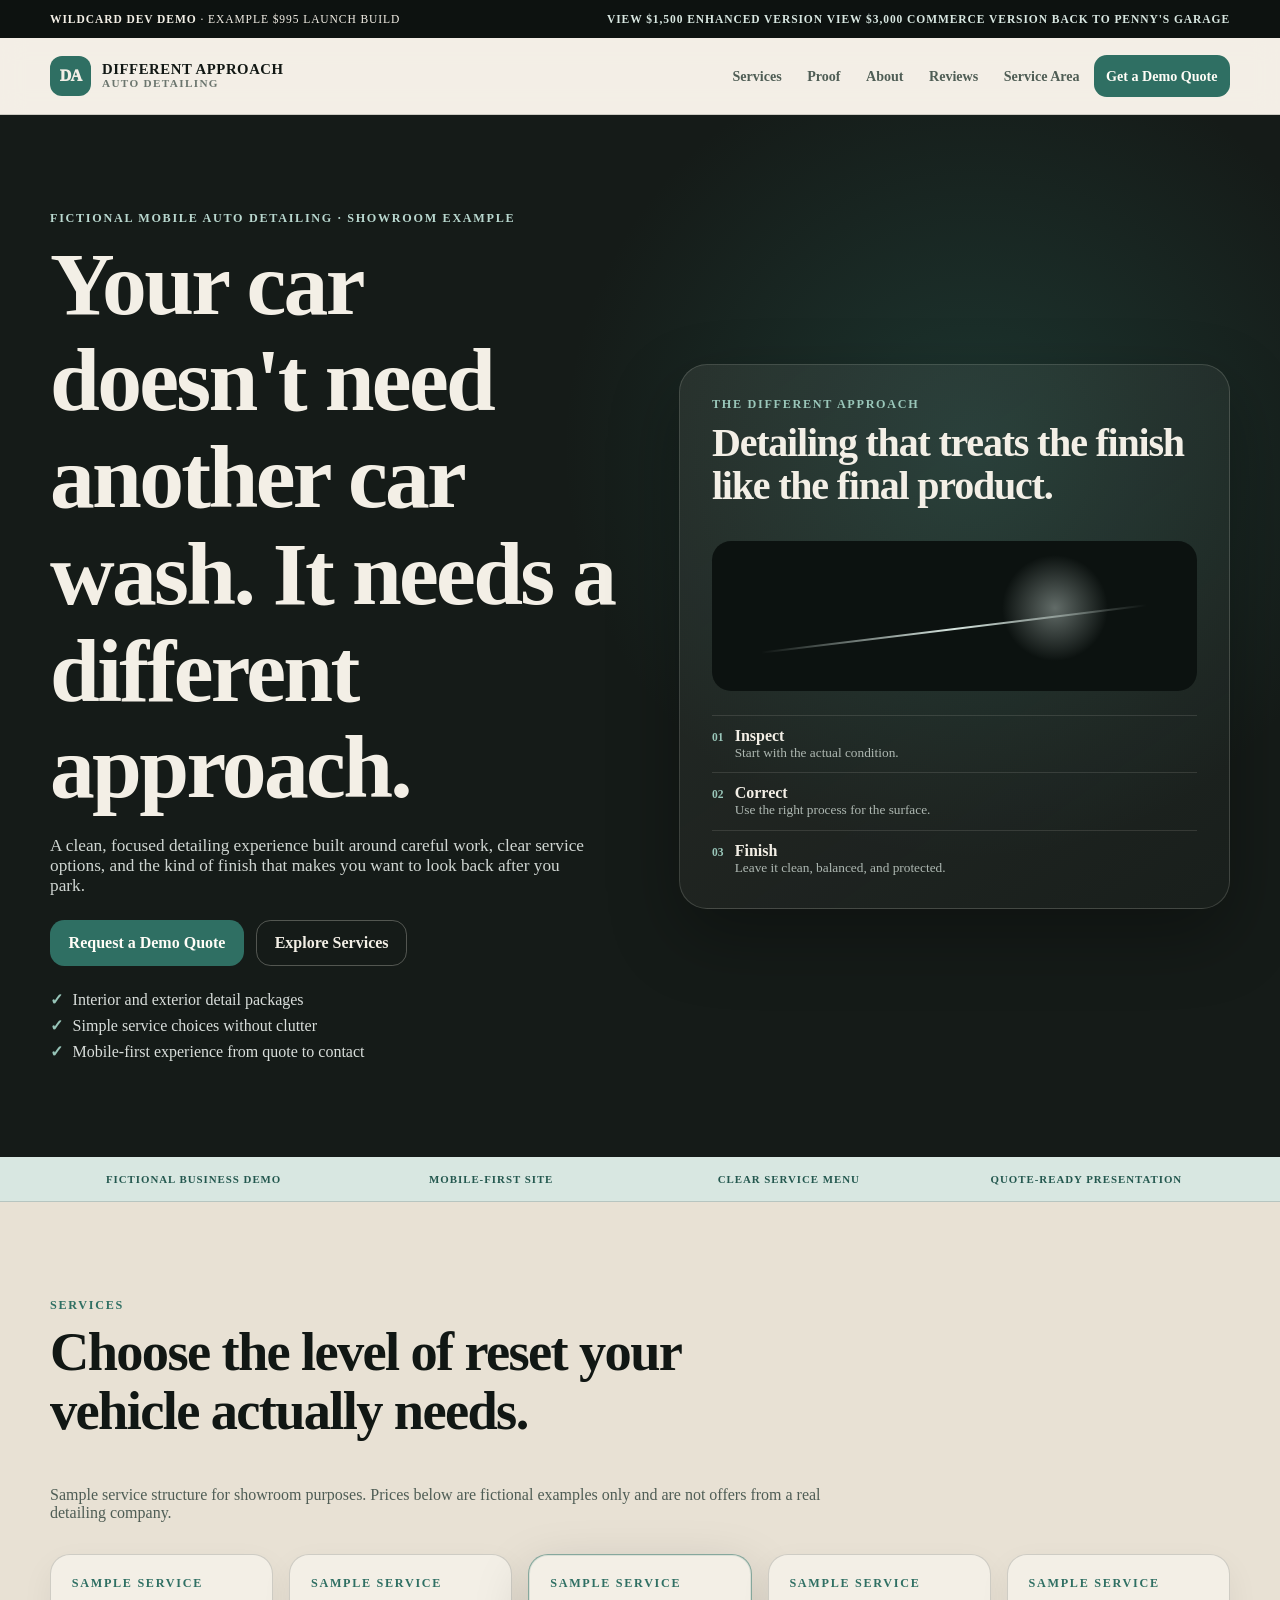
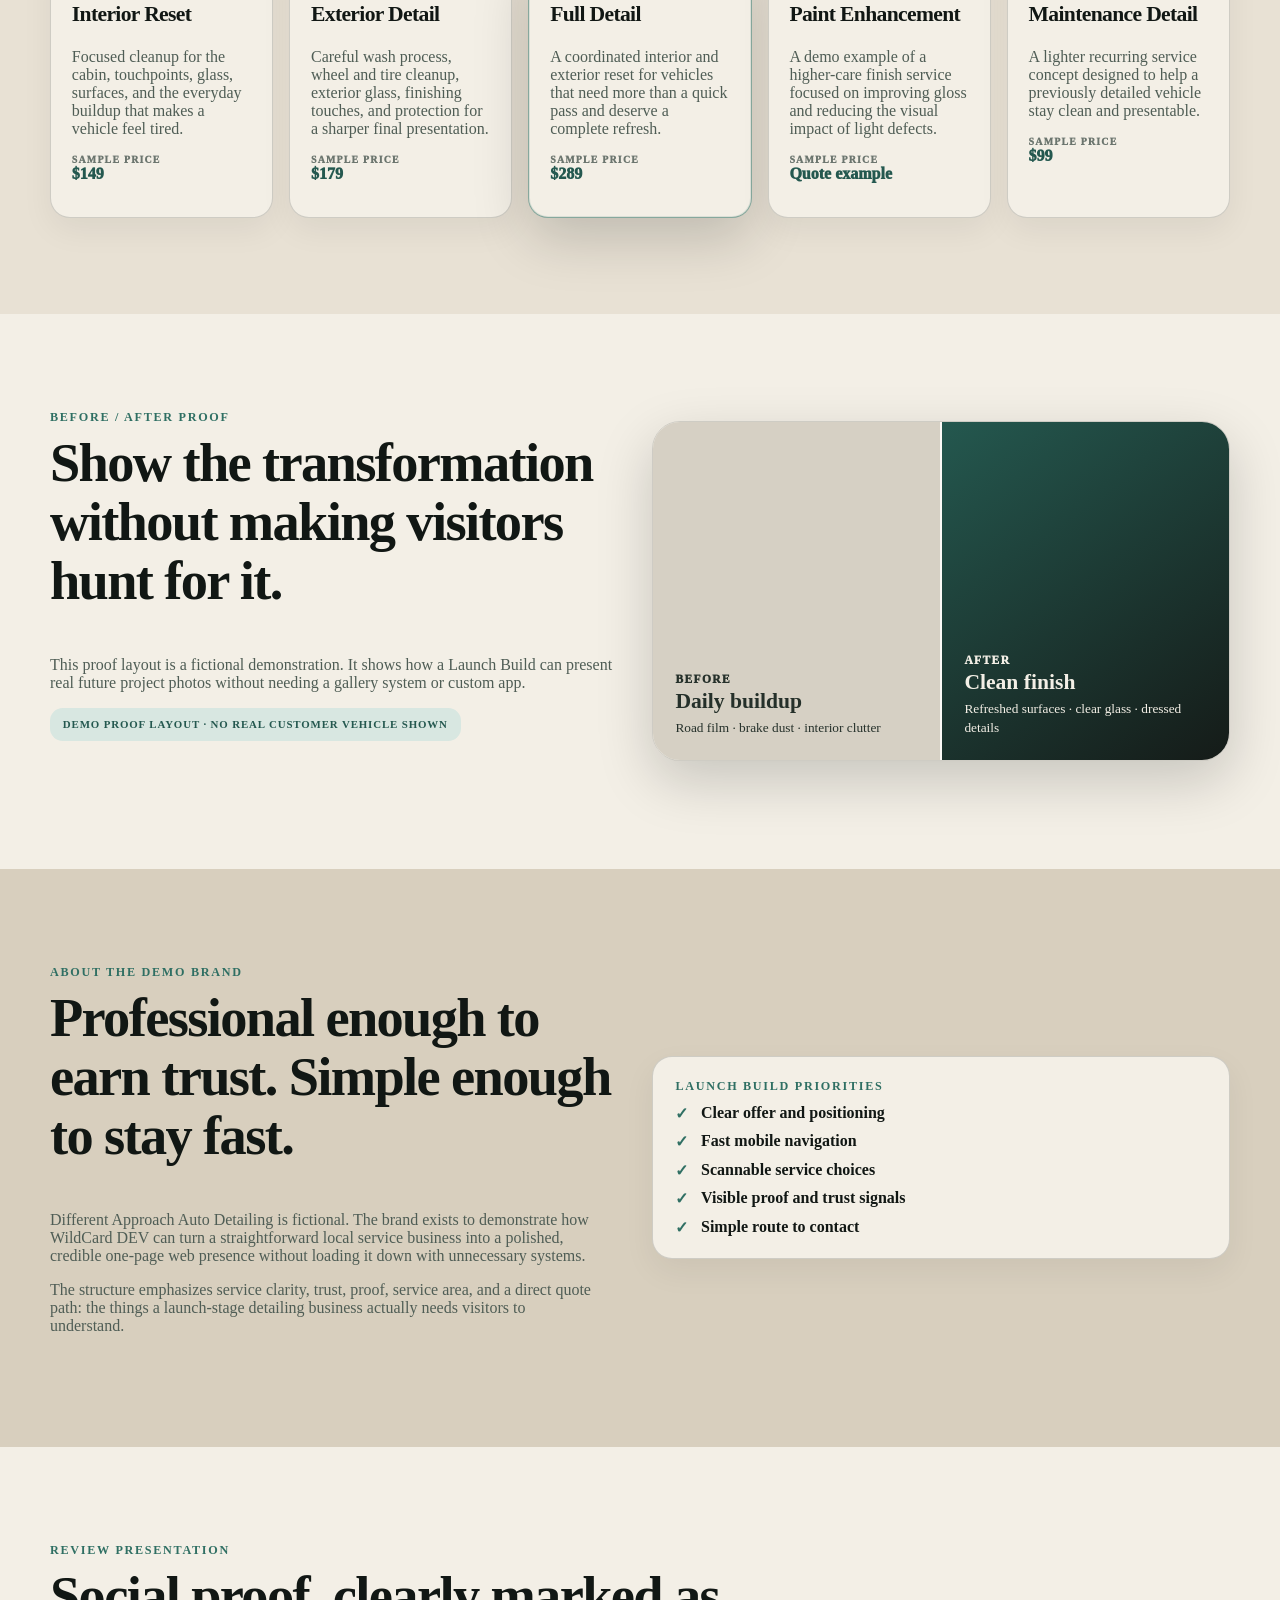
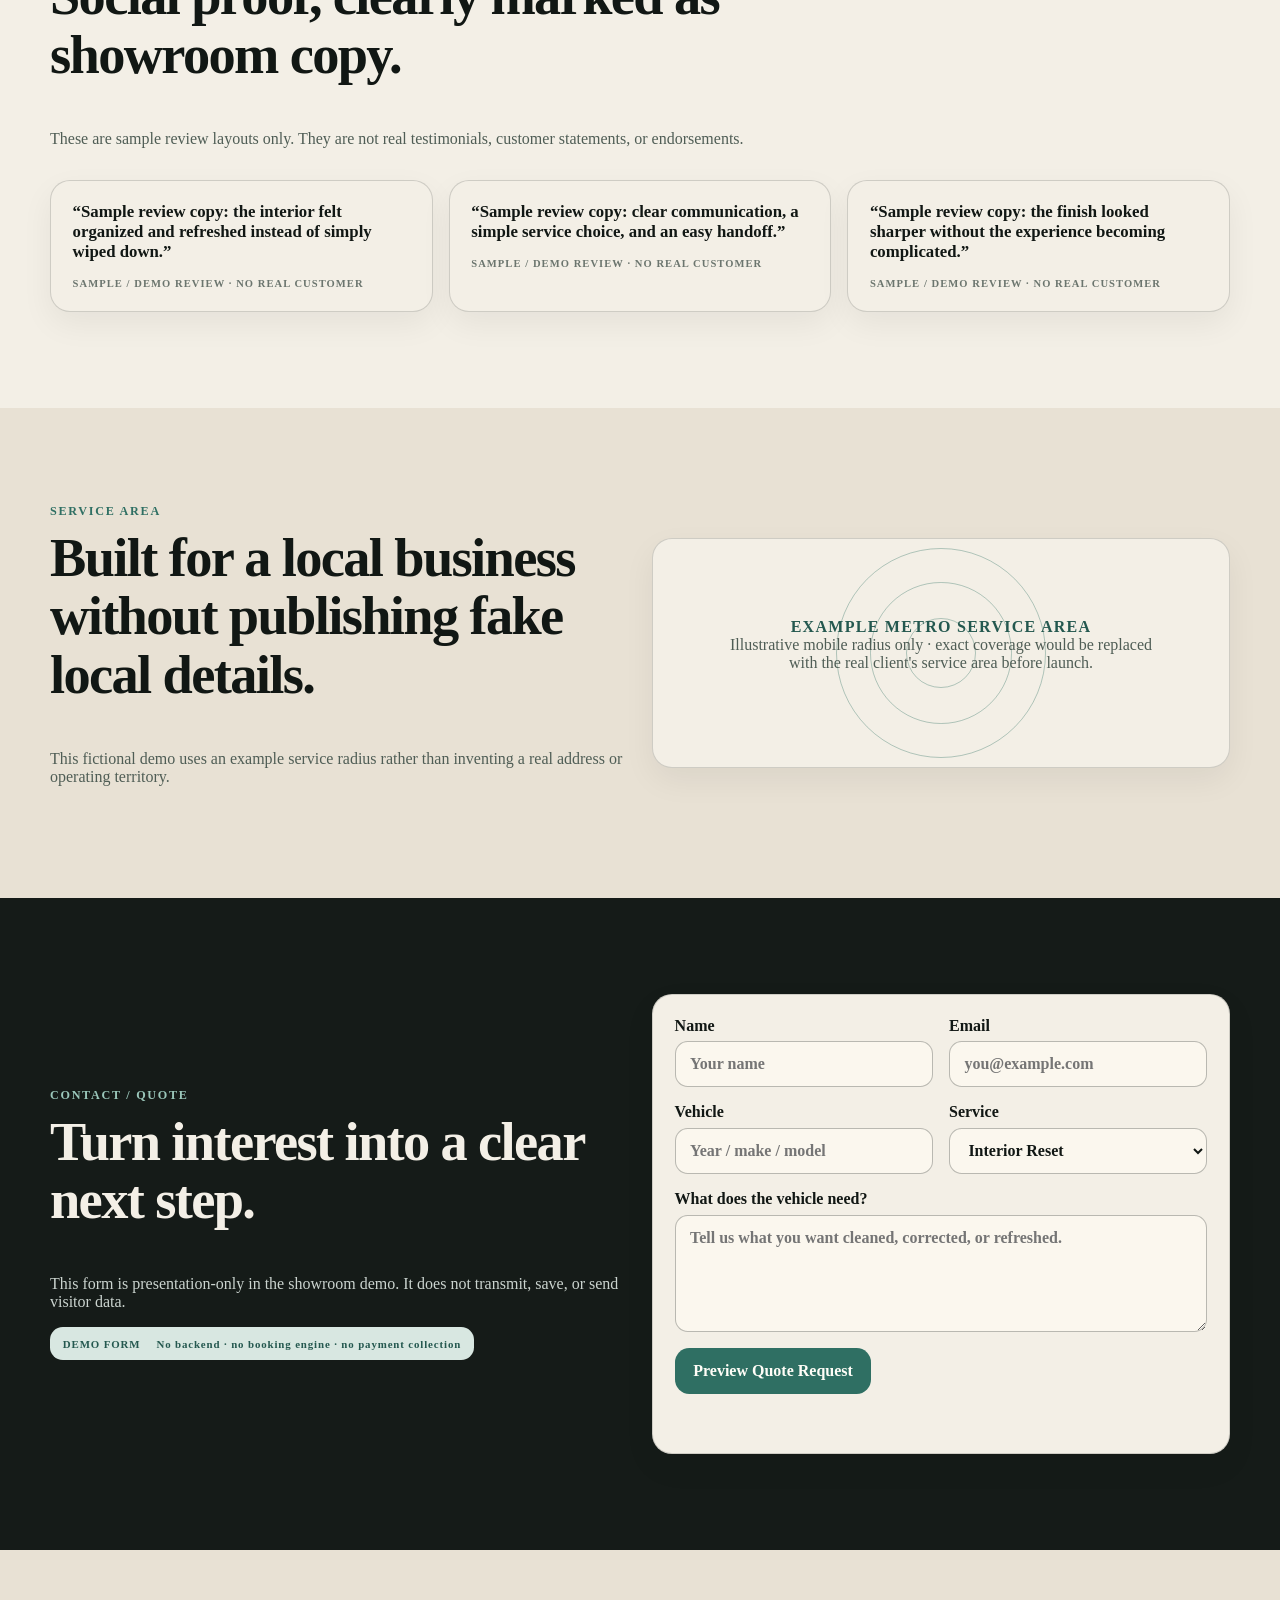
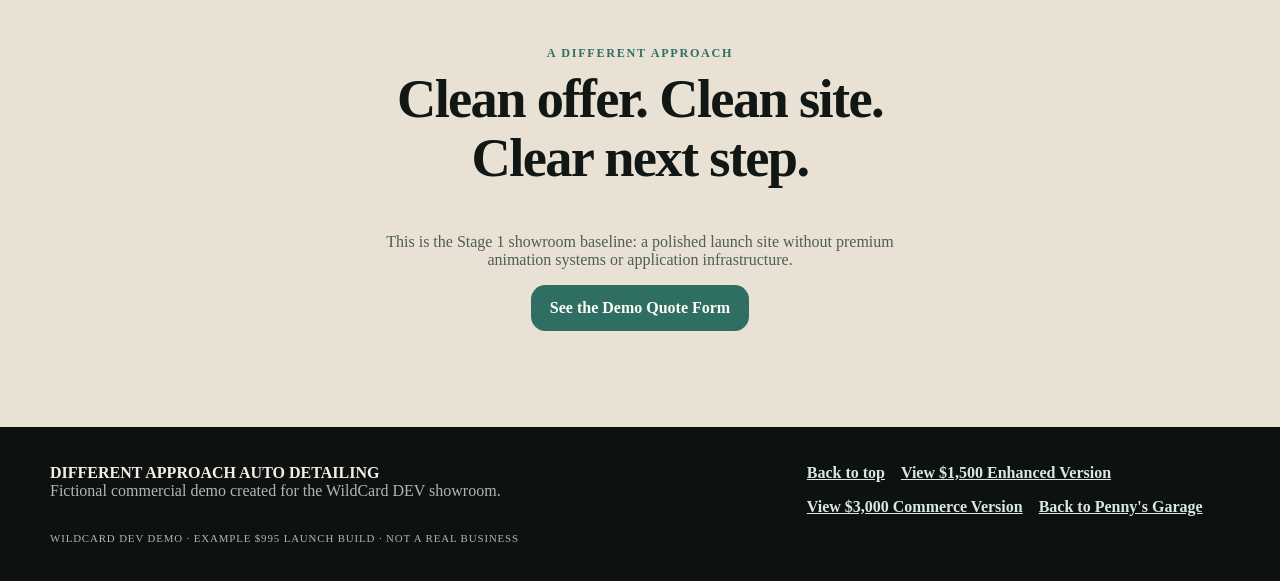
<file: launch/index.html>
<!DOCTYPE html>
<html lang="en">
<head>
  <meta charset="UTF-8" />
  <meta name="viewport" content="width=device-width, initial-scale=1.0" />
  <title>Different Approach Auto Detailing | WildCard DEV $995 Demo</title>
  <meta name="description" content="Fictional showroom example of a polished $995 WildCard DEV Launch Build for an auto detailing business." />
  <meta name="theme-color" content="#151b18" />
  <meta property="og:type" content="website" />
  <meta property="og:title" content="Different Approach Auto Detailing | Demo Launch Build" />
  <meta property="og:description" content="A fictional one-page auto detailing business site demonstrating the WildCard DEV $995 Launch Build." />
  <meta property="og:site_name" content="Different Approach Auto Detailing — Demo" />
  <meta name="twitter:card" content="summary" />
  <meta name="twitter:title" content="Different Approach Auto Detailing | Demo Launch Build" />
  <meta name="twitter:description" content="Fictional showroom example of the WildCard DEV $995 Launch Build." />
  <link rel="stylesheet" href="style.css" />
  <script src="script.js" defer></script>
</head>
<body>
  <a class="skip-link" href="#main-content">Skip to content</a>

  <aside class="demo-bar" aria-label="Showroom demo notice">
    <div class="container demo-bar-inner">
      <span><strong>WILDCARD DEV DEMO</strong> · EXAMPLE $995 LAUNCH BUILD</span>
      <span class="demo-links">
        <a href="/">VIEW $1,500 ENHANCED VERSION</a>
        <a href="/commerce/">VIEW $3,000 COMMERCE VERSION</a>
        <a href="https://pennysoffice.wildcarddev.com/">BACK TO PENNY'S GARAGE</a>
      </span>
    </div>
  </aside>

  <header class="site-header" id="top">
    <div class="container header-inner">
      <a class="brand" href="#home" aria-label="Different Approach Auto Detailing demo home">
        <span class="brand-mark" aria-hidden="true">DA</span>
        <span class="brand-copy">
          <strong>DIFFERENT APPROACH</strong>
          <span>AUTO DETAILING</span>
        </span>
      </a>

      <button class="menu-toggle" type="button" aria-expanded="false" aria-controls="site-nav" aria-label="Open navigation menu">
        <span></span><span></span><span></span>
      </button>

      <nav class="site-nav" id="site-nav" aria-label="Primary navigation">
        <a href="#services">Services</a>
        <a href="#proof">Proof</a>
        <a href="#about">About</a>
        <a href="#reviews">Reviews</a>
        <a href="#service-area">Service Area</a>
        <a class="button button-primary nav-cta" href="#quote">Get a Demo Quote</a>
      </nav>
    </div>
  </header>

  <main id="main-content">
    <section class="hero section" id="home">
      <div class="container hero-grid">
        <div class="hero-copy" data-reveal>
          <p class="eyebrow">Fictional mobile auto detailing · showroom example</p>
          <h1>Your car doesn't need another car wash. It needs a different approach.</h1>
          <p class="hero-text">A clean, focused detailing experience built around careful work, clear service options, and the kind of finish that makes you want to look back after you park.</p>
          <div class="hero-actions">
            <a class="button button-primary" href="#quote">Request a Demo Quote</a>
            <a class="button button-secondary" href="#services">Explore Services</a>
          </div>
          <ul class="hero-points" aria-label="Demo business highlights">
            <li>Interior and exterior detail packages</li>
            <li>Simple service choices without clutter</li>
            <li>Mobile-first experience from quote to contact</li>
          </ul>
        </div>

        <div class="hero-panel" data-reveal>
          <div class="finish-card">
            <p class="card-kicker">THE DIFFERENT APPROACH</p>
            <h2>Detailing that treats the finish like the final product.</h2>
            <div class="finish-visual" aria-hidden="true">
              <span class="finish-line"></span>
              <span class="finish-glint"></span>
            </div>
            <div class="metric-grid">
              <div><span>01</span><strong>Inspect</strong><small>Start with the actual condition.</small></div>
              <div><span>02</span><strong>Correct</strong><small>Use the right process for the surface.</small></div>
              <div><span>03</span><strong>Finish</strong><small>Leave it clean, balanced, and protected.</small></div>
            </div>
          </div>
        </div>
      </div>
    </section>

    <section class="trust-strip" aria-label="Demo trust points">
      <div class="container trust-grid">
        <span>FICTIONAL BUSINESS DEMO</span>
        <span>MOBILE-FIRST SITE</span>
        <span>CLEAR SERVICE MENU</span>
        <span>QUOTE-READY PRESENTATION</span>
      </div>
    </section>

    <section class="section section-surface" id="services">
      <div class="container">
        <div class="section-heading" data-reveal>
          <p class="eyebrow">Services</p>
          <h2>Choose the level of reset your vehicle actually needs.</h2>
          <p>Sample service structure for showroom purposes. Prices below are fictional examples only and are not offers from a real detailing company.</p>
        </div>

        <div class="cards-grid services-grid">
          <article class="service-card" data-reveal>
            <p class="card-kicker">SAMPLE SERVICE</p>
            <h3>Interior Reset</h3>
            <p>Focused cleanup for the cabin, touchpoints, glass, surfaces, and the everyday buildup that makes a vehicle feel tired.</p>
            <p class="demo-price"><span>SAMPLE PRICE</span> $149</p>
          </article>
          <article class="service-card" data-reveal>
            <p class="card-kicker">SAMPLE SERVICE</p>
            <h3>Exterior Detail</h3>
            <p>Careful wash process, wheel and tire cleanup, exterior glass, finishing touches, and protection for a sharper final presentation.</p>
            <p class="demo-price"><span>SAMPLE PRICE</span> $179</p>
          </article>
          <article class="service-card featured-card" data-reveal>
            <p class="card-kicker">SAMPLE SERVICE</p>
            <h3>Full Detail</h3>
            <p>A coordinated interior and exterior reset for vehicles that need more than a quick pass and deserve a complete refresh.</p>
            <p class="demo-price"><span>SAMPLE PRICE</span> $289</p>
          </article>
          <article class="service-card" data-reveal>
            <p class="card-kicker">SAMPLE SERVICE</p>
            <h3>Paint Enhancement</h3>
            <p>A demo example of a higher-care finish service focused on improving gloss and reducing the visual impact of light defects.</p>
            <p class="demo-price"><span>SAMPLE PRICE</span> Quote example</p>
          </article>
          <article class="service-card" data-reveal>
            <p class="card-kicker">SAMPLE SERVICE</p>
            <h3>Maintenance Detail</h3>
            <p>A lighter recurring service concept designed to help a previously detailed vehicle stay clean and presentable.</p>
            <p class="demo-price"><span>SAMPLE PRICE</span> $99</p>
          </article>
        </div>
      </div>
    </section>

    <section class="section" id="proof">
      <div class="container proof-grid">
        <div class="section-heading left-align" data-reveal>
          <p class="eyebrow">Before / After Proof</p>
          <h2>Show the transformation without making visitors hunt for it.</h2>
          <p>This proof layout is a fictional demonstration. It shows how a Launch Build can present real future project photos without needing a gallery system or custom app.</p>
          <div class="proof-note">DEMO PROOF LAYOUT · NO REAL CUSTOMER VEHICLE SHOWN</div>
        </div>

        <div class="before-after" data-reveal aria-label="Sample before and after presentation">
          <div class="proof-side proof-before">
            <span>BEFORE</span>
            <strong>Daily buildup</strong>
            <small>Road film · brake dust · interior clutter</small>
          </div>
          <div class="proof-divider" aria-hidden="true"></div>
          <div class="proof-side proof-after">
            <span>AFTER</span>
            <strong>Clean finish</strong>
            <small>Refreshed surfaces · clear glass · dressed details</small>
          </div>
        </div>
      </div>
    </section>

    <section class="section section-muted" id="about">
      <div class="container about-grid">
        <div class="about-panel" data-reveal>
          <p class="eyebrow">About the Demo Brand</p>
          <h2>Professional enough to earn trust. Simple enough to stay fast.</h2>
          <p>Different Approach Auto Detailing is fictional. The brand exists to demonstrate how WildCard DEV can turn a straightforward local service business into a polished, credible one-page web presence without loading it down with unnecessary systems.</p>
          <p>The structure emphasizes service clarity, trust, proof, service area, and a direct quote path: the things a launch-stage detailing business actually needs visitors to understand.</p>
        </div>
        <div class="trust-card" data-reveal>
          <p class="card-kicker">LAUNCH BUILD PRIORITIES</p>
          <ul class="check-list">
            <li>Clear offer and positioning</li>
            <li>Fast mobile navigation</li>
            <li>Scannable service choices</li>
            <li>Visible proof and trust signals</li>
            <li>Simple route to contact</li>
          </ul>
        </div>
      </div>
    </section>

    <section class="section" id="reviews">
      <div class="container">
        <div class="section-heading" data-reveal>
          <p class="eyebrow">Review Presentation</p>
          <h2>Social proof, clearly marked as showroom copy.</h2>
          <p>These are sample review layouts only. They are not real testimonials, customer statements, or endorsements.</p>
        </div>
        <div class="cards-grid reviews-grid">
          <figure class="review-card" data-reveal>
            <blockquote>“Sample review copy: the interior felt organized and refreshed instead of simply wiped down.”</blockquote>
            <figcaption>SAMPLE / DEMO REVIEW · NO REAL CUSTOMER</figcaption>
          </figure>
          <figure class="review-card" data-reveal>
            <blockquote>“Sample review copy: clear communication, a simple service choice, and an easy handoff.”</blockquote>
            <figcaption>SAMPLE / DEMO REVIEW · NO REAL CUSTOMER</figcaption>
          </figure>
          <figure class="review-card" data-reveal>
            <blockquote>“Sample review copy: the finish looked sharper without the experience becoming complicated.”</blockquote>
            <figcaption>SAMPLE / DEMO REVIEW · NO REAL CUSTOMER</figcaption>
          </figure>
        </div>
      </div>
    </section>

    <section class="section section-surface" id="service-area">
      <div class="container service-area-grid">
        <div data-reveal>
          <p class="eyebrow">Service Area</p>
          <h2>Built for a local business without publishing fake local details.</h2>
          <p>This fictional demo uses an example service radius rather than inventing a real address or operating territory.</p>
        </div>
        <div class="area-card" data-reveal>
          <span class="area-ring" aria-hidden="true"></span>
          <div>
            <strong>EXAMPLE METRO SERVICE AREA</strong>
            <p>Illustrative mobile radius only · exact coverage would be replaced with the real client's service area before launch.</p>
          </div>
        </div>
      </div>
    </section>

    <section class="section quote-section" id="quote">
      <div class="container quote-grid">
        <div class="quote-copy" data-reveal>
          <p class="eyebrow">Contact / Quote</p>
          <h2>Turn interest into a clear next step.</h2>
          <p>This form is presentation-only in the showroom demo. It does not transmit, save, or send visitor data.</p>
          <div class="demo-disclosure">
            <strong>DEMO FORM</strong>
            <span>No backend · no booking engine · no payment collection</span>
          </div>
        </div>

        <form class="quote-form" id="demoQuoteForm" data-reveal>
          <div class="form-grid">
            <label>
              Name
              <input type="text" name="name" autocomplete="name" placeholder="Your name" required />
            </label>
            <label>
              Email
              <input type="email" name="email" autocomplete="email" placeholder="you@example.com" required />
            </label>
            <label>
              Vehicle
              <input type="text" name="vehicle" placeholder="Year / make / model" />
            </label>
            <label>
              Service
              <select name="service">
                <option>Interior Reset</option>
                <option>Exterior Detail</option>
                <option>Full Detail</option>
                <option>Paint Enhancement</option>
                <option>Maintenance Detail</option>
              </select>
            </label>
            <label class="form-full">
              What does the vehicle need?
              <textarea name="message" rows="5" placeholder="Tell us what you want cleaned, corrected, or refreshed."></textarea>
            </label>
          </div>
          <button class="button button-primary" type="submit">Preview Quote Request</button>
          <p class="form-status" id="formStatus" role="status" aria-live="polite"></p>
        </form>
      </div>
    </section>

    <section class="section final-cta">
      <div class="container final-cta-panel" data-reveal>
        <p class="eyebrow">A Different Approach</p>
        <h2>Clean offer. Clean site. Clear next step.</h2>
        <p>This is the Stage 1 showroom baseline: a polished launch site without premium animation systems or application infrastructure.</p>
        <a class="button button-primary" href="#quote">See the Demo Quote Form</a>
      </div>
    </section>
  </main>

  <footer class="site-footer">
    <div class="container footer-grid">
      <div>
        <strong>DIFFERENT APPROACH AUTO DETAILING</strong>
        <p>Fictional commercial demo created for the WildCard DEV showroom.</p>
      </div>
      <div class="footer-links">
        <a href="#top">Back to top</a>
        <a href="/">View $1,500 Enhanced Version</a>
        <a href="/commerce/">View $3,000 Commerce Version</a>
        <a href="https://pennysoffice.wildcarddev.com/">Back to Penny's Garage</a>
      </div>
      <p class="footer-note">WILDCARD DEV DEMO · EXAMPLE $995 LAUNCH BUILD · NOT A REAL BUSINESS</p>
    </div>
  </footer>
<script defer src="https://www.wildcarddev.com/static/ask-penny.js"></script>
</body>
</html>
</file>
<file: style.css>
:root {
  --bg: #151b18;
  --surface: #f3efe6;
  --surface-muted: #e8e1d4;
  --surface-strong: #d8cfbe;
  --text: #111714;
  --text-soft: #4f5d55;
  --text-muted: #6b756e;
  --accent: #2f6f63;
  --accent-strong: #24584f;
  --accent-soft: #d8e7e1;
  --focus: #8a6a2f;
  --white: #fffdf7;
  --border: rgba(17, 23, 20, 0.16);
  --border-strong: rgba(17, 23, 20, 0.28);
  --shadow: 0 20px 55px rgba(7, 12, 10, 0.18);
  --radius-sm: 0.9rem;
  --radius-md: 1.25rem;
  --radius-lg: 1.75rem;
  --container: 1180px;
  --header-height: 76px;
}

* { box-sizing: border-box; }
html { scroll-behavior: smooth; scroll-padding-top: calc(var(--header-height) + 3rem); }
body {
  margin: 0;
  background: var(--surface);
  color: var(--text);
  font-family: Inter, ui-sans-serif, system-ui, -apple-system, BlinkMacSystemFont, "Segoe UI", sans-serif;
  line-height: 1.6;
}
body, button, input, select, textarea { font: inherit; }
img { max-width: 100%; display: block; }
a { color: inherit; }
button, a, input, select, textarea { -webkit-tap-highlight-color: transparent; }
:focus-visible { outline: 3px solid var(--focus); outline-offset: 3px; }
.skip-link {
  position: fixed;
  z-index: 999;
  top: .65rem;
  left: .65rem;
  padding: .7rem 1rem;
  border-radius: .7rem;
  background: var(--surface);
  color: var(--text);
  transform: translateY(-160%);
}
.skip-link:focus { transform: translateY(0); }

.container { width: min(100% - 2rem, var(--container)); margin-inline: auto; }
.section { padding: 4.5rem 0; }
.section-surface { background: var(--surface-muted); }
.section-muted { background: var(--surface-strong); }
.eyebrow, .card-kicker {
  margin: 0 0 .6rem;
  color: var(--accent);
  font-size: .76rem;
  font-weight: 900;
  letter-spacing: .14em;
  text-transform: uppercase;
}
h1, h2, h3, p { margin-top: 0; }
h1, h2, h3 { line-height: 1.08; letter-spacing: -.03em; }
h1 { max-width: 13ch; margin-bottom: 1.25rem; font-size: clamp(2.6rem, 8vw, 5.6rem); }
h2 { font-size: clamp(2rem, 5vw, 3.4rem); }
h3 { font-size: 1.35rem; }
p { color: var(--text-soft); }

.demo-bar { background: #0d1210; color: var(--surface); }
.demo-bar-inner {
  min-height: 38px;
  display: flex;
  gap: .8rem 1.5rem;
  align-items: center;
  justify-content: space-between;
  font-size: .72rem;
  letter-spacing: .08em;
}
.demo-bar a { color: #d8e7e1; font-weight: 900; text-decoration: none; }
.demo-bar a:hover { text-decoration: underline; }

.site-header {
  position: sticky;
  top: 0;
  z-index: 100;
  min-height: var(--header-height);
  border-bottom: 1px solid var(--border);
  background: rgba(243, 239, 230, .94);
  backdrop-filter: blur(12px) saturate(130%);
}
.header-inner { min-height: var(--header-height); display: flex; align-items: center; justify-content: space-between; gap: 1rem; }
.brand { display: inline-flex; align-items: center; gap: .7rem; text-decoration: none; }
.brand-mark {
  width: 2.55rem; height: 2.55rem; display: grid; place-items: center;
  border-radius: .75rem; background: var(--accent); color: var(--surface);
  font-weight: 950; letter-spacing: -.05em;
}
.brand-copy { display: grid; line-height: 1.05; }
.brand-copy strong { font-size: .92rem; letter-spacing: .04em; }
.brand-copy span { color: var(--text-muted); font-size: .7rem; font-weight: 800; letter-spacing: .12em; }

.site-nav { display: flex; align-items: center; gap: .15rem; }
.site-nav a {
  min-height: 42px; display: inline-flex; align-items: center; justify-content: center;
  padding: .6rem .72rem; border-radius: .8rem; color: var(--text-soft);
  font-size: .88rem; font-weight: 800; text-decoration: none;
}
.site-nav > a:not(.button):hover { background: var(--accent-soft); color: var(--accent-strong); }
.menu-toggle {
  display: none; width: 46px; height: 42px; border: 1px solid var(--border);
  border-radius: .85rem; background: var(--surface); cursor: pointer;
}
.menu-toggle span { display: block; width: 20px; height: 2px; margin: 4px auto; background: var(--text); }

.button {
  min-height: 46px; display: inline-flex; align-items: center; justify-content: center;
  padding: .8rem 1.1rem; border: 1px solid transparent; border-radius: .9rem;
  font-weight: 900; text-decoration: none; cursor: pointer;
  transition: transform .18s ease, background-color .18s ease, border-color .18s ease;
}
.button:hover { transform: translateY(-1px); }
.button-primary { background: var(--accent); color: var(--white) !important; }
.button-primary:hover { background: var(--accent-strong); }
.button-secondary { border-color: var(--border-strong); background: transparent; color: var(--text); }
.button-secondary:hover { background: var(--surface-muted); }

.hero { position: relative; overflow: hidden; background: var(--bg); color: var(--surface); }
.hero::before {
  content: ""; position: absolute; inset: 0;
  background: radial-gradient(circle at 76% 32%, rgba(47,111,99,.32), transparent 34%);
  pointer-events: none;
}
.hero-grid { position: relative; display: grid; gap: 2rem; align-items: center; }
.hero .eyebrow { color: #b9d8cf; }
.hero h1 { color: var(--surface); }
.hero-text { max-width: 62ch; color: #cfd5d1; font-size: 1.08rem; }
.hero-actions { display: flex; flex-wrap: wrap; gap: .75rem; margin: 1.5rem 0; }
.hero .button-secondary { border-color: rgba(243,239,230,.28); color: var(--surface); }
.hero .button-secondary:hover { background: rgba(243,239,230,.08); }
.hero-points { display: grid; gap: .45rem; margin: 1.4rem 0 0; padding: 0; list-style: none; color: #d9dedb; }
.hero-points li::before { content: "✓"; margin-right: .6rem; color: #97c5b8; font-weight: 900; }

.finish-card {
  padding: clamp(1.4rem, 4vw, 2rem);
  border: 1px solid rgba(243,239,230,.16);
  border-radius: var(--radius-lg);
  background: linear-gradient(145deg, rgba(243,239,230,.08), rgba(243,239,230,.02));
  box-shadow: 0 28px 70px rgba(0,0,0,.3);
}
.finish-card .card-kicker { color: #9ac7ba; }
.finish-card h2 { color: var(--surface); font-size: clamp(1.7rem, 4vw, 2.5rem); }
.finish-visual {
  position: relative; height: 150px; margin: 1.5rem 0;
  overflow: hidden; border-radius: 1.2rem; background: #0c1210;
}
.finish-line {
  position: absolute; left: 10%; right: 10%; top: 58%; height: 2px;
  background: linear-gradient(90deg, transparent, #d8e7e1, transparent);
  transform: rotate(-7deg);
}
.finish-glint {
  position: absolute; width: 110px; height: 110px; right: 18%; top: 8%;
  border-radius: 50%; background: radial-gradient(circle, rgba(216,231,225,.42), transparent 68%);
}
.metric-grid { display: grid; gap: .7rem; }
.metric-grid > div { display: grid; grid-template-columns: auto 1fr; gap: 0 .7rem; align-items: baseline; padding-top: .7rem; border-top: 1px solid rgba(243,239,230,.12); }
.metric-grid span { color: #9ac7ba; font-size: .72rem; font-weight: 900; }
.metric-grid strong { color: var(--surface); }
.metric-grid small { grid-column: 2; color: #aeb8b2; }

.trust-strip { padding: 1rem 0; border-bottom: 1px solid var(--border); background: var(--accent-soft); }
.trust-grid { display: grid; grid-template-columns: repeat(2,1fr); gap: .65rem; color: var(--accent-strong); font-size: .68rem; font-weight: 900; letter-spacing: .09em; text-align: center; }

.section-heading { max-width: 780px; margin-bottom: 2rem; }
.section-heading p:last-child { margin-bottom: 0; }
.left-align { text-align: left; }
.cards-grid { display: grid; gap: 1rem; }
.service-card, .review-card, .trust-card, .area-card, .quote-form {
  border: 1px solid var(--border); border-radius: var(--radius-md); background: var(--surface); box-shadow: 0 12px 32px rgba(17,23,20,.06);
}
.service-card { padding: 1.3rem; }
.service-card p { margin-bottom: .8rem; }
.featured-card { border-color: rgba(47,111,99,.55); box-shadow: inset 0 0 0 1px rgba(47,111,99,.12), var(--shadow); }
.demo-price { margin-top: 1rem; color: var(--accent-strong); font-weight: 950; }
.demo-price span { display: block; color: var(--text-muted); font-size: .62rem; letter-spacing: .12em; }

.proof-grid, .about-grid, .service-area-grid, .quote-grid { display: grid; gap: 1.5rem; align-items: center; }
.proof-note, .demo-disclosure {
  display: inline-flex; flex-wrap: wrap; gap: .45rem 1rem; padding: .65rem .8rem;
  border-radius: .8rem; background: var(--accent-soft); color: var(--accent-strong);
  font-size: .68rem; font-weight: 900; letter-spacing: .08em;
}
.before-after {
  min-height: 340px; display: grid; grid-template-columns: 1fr 2px 1fr;
  overflow: hidden; border: 1px solid var(--border); border-radius: var(--radius-lg); box-shadow: var(--shadow);
}
.proof-side { display: flex; flex-direction: column; justify-content: flex-end; padding: 1.4rem; }
.proof-side span { font-size: .72rem; font-weight: 950; letter-spacing: .12em; }
.proof-side strong { margin-top: .25rem; font-size: 1.35rem; }
.proof-side small { margin-top: .35rem; line-height: 1.4; }
.proof-before { background: #d6d0c4; color: #25302a; }
.proof-after { background: linear-gradient(145deg, #24584f, #151b18); color: var(--surface); }
.proof-divider { background: rgba(255,255,255,.7); }

.about-panel p { max-width: 68ch; }
.trust-card { padding: 1.4rem; }
.check-list { display: grid; gap: .65rem; margin: 0; padding: 0; list-style: none; }
.check-list li { padding-left: 1.6rem; position: relative; font-weight: 750; }
.check-list li::before { content: "✓"; position: absolute; left: 0; color: var(--accent); font-weight: 950; }

.reviews-grid { grid-template-columns: 1fr; }
.review-card { margin: 0; padding: 1.35rem; }
.review-card blockquote { margin: 0 0 1rem; color: var(--text); font-size: 1.05rem; font-weight: 700; }
.review-card figcaption { color: var(--text-muted); font-size: .66rem; font-weight: 900; letter-spacing: .1em; }

.area-card { position: relative; min-height: 230px; display: grid; place-items: center; overflow: hidden; padding: 1.5rem; text-align: center; }
.area-ring { position: absolute; width: 210px; aspect-ratio: 1; border: 1px solid rgba(47,111,99,.35); border-radius: 50%; }
.area-ring::before, .area-ring::after { content: ""; position: absolute; inset: 16%; border: inherit; border-radius: inherit; }
.area-ring::after { inset: 33%; }
.area-card div { position: relative; max-width: 440px; }
.area-card strong { color: var(--accent-strong); letter-spacing: .08em; }

.quote-section { background: var(--bg); }
.quote-section h2 { color: var(--surface); }
.quote-section .eyebrow { color: #9ac7ba; }
.quote-section .quote-copy > p:not(.eyebrow) { color: #cbd4cf; }
.quote-form { padding: 1.35rem; }
.form-grid { display: grid; gap: 1rem; }
.quote-form label { display: grid; gap: .42rem; color: var(--text); font-weight: 850; }
.quote-form input, .quote-form select, .quote-form textarea {
  width: 100%; border: 1px solid var(--border-strong); border-radius: .8rem;
  padding: .8rem .9rem; background: #fbf7ee; color: var(--text);
}
.quote-form textarea { resize: vertical; }
.quote-form .button { margin-top: 1rem; }
.form-status { min-height: 1.5rem; margin: .8rem 0 0; color: var(--accent-strong); font-weight: 800; }

.final-cta { background: var(--surface-muted); }
.final-cta-panel { max-width: 880px; text-align: center; }
.final-cta-panel h2 { max-width: 18ch; margin-inline: auto; }
.final-cta-panel p { max-width: 68ch; margin-inline: auto; }

.site-footer { padding: 2.3rem 0; background: #0d1210; color: var(--surface); }
.footer-grid { display: grid; gap: 1rem; }
.site-footer p { color: #aeb8b2; }
.footer-links { display: flex; flex-wrap: wrap; gap: 1rem; }
.footer-links a { color: #d8e7e1; font-weight: 850; }
.footer-note { margin: 0; font-size: .68rem; letter-spacing: .08em; }

[data-reveal] { opacity: 0; transform: translateY(12px); transition: opacity .45s ease, transform .45s ease; }
[data-reveal].is-visible { opacity: 1; transform: none; }

@media (min-width: 700px) {
  .hero-grid { grid-template-columns: 1.04fr .96fr; }
  .services-grid { grid-template-columns: repeat(2,minmax(0,1fr)); }
  .proof-grid, .about-grid, .service-area-grid, .quote-grid { grid-template-columns: repeat(2,minmax(0,1fr)); }
  .reviews-grid { grid-template-columns: repeat(3,minmax(0,1fr)); }
  .form-grid { grid-template-columns: repeat(2,minmax(0,1fr)); }
  .form-full { grid-column: 1 / -1; }
  .trust-grid { grid-template-columns: repeat(4,1fr); }
  .footer-grid { grid-template-columns: 1.4fr .8fr; align-items: start; }
  .footer-note { grid-column: 1 / -1; }
}

@media (min-width: 980px) {
  .section { padding: 6rem 0; }
  .services-grid { grid-template-columns: repeat(5,minmax(0,1fr)); }
}

@media (max-width: 960px) {
  :root { --header-height: 70px; }
  .menu-toggle { display: block; }
  .site-nav {
    position: absolute; top: calc(100% + .35rem); left: 1rem; right: 1rem;
    display: none; padding: .8rem; border: 1px solid var(--border); border-radius: 1rem;
    background: var(--surface); box-shadow: var(--shadow);
  }
  .site-nav.is-open { display: grid; }
  .site-nav a { justify-content: flex-start; }
  .site-nav .button { justify-content: center; margin-top: .3rem; }
}

@media (max-width: 560px) {
  .demo-bar-inner { align-items: flex-start; flex-direction: column; padding-block: .55rem; }
  .section { padding: 3.7rem 0; }
  .container { width: min(100% - 1.25rem, var(--container)); }
  h1 { font-size: clamp(2.35rem, 13vw, 3.8rem); }
  .hero-actions .button { width: 100%; }
  .before-after { min-height: 300px; }
  .proof-side { padding: 1rem; }
  .brand-copy strong { font-size: .82rem; }
  .brand-copy span { font-size: .62rem; }
}

@media (prefers-reduced-motion: reduce) {
  html { scroll-behavior: auto; }
  *, *::before, *::after { transition-duration: .001ms !important; animation-duration: .001ms !important; animation-iteration-count: 1 !important; }
  [data-reveal] { opacity: 1; transform: none; }
}


/* Stage 2: $1,500 Enhanced Build presentation layer */
.demo-links { display:flex; flex-wrap:wrap; gap:.45rem 1rem; align-items:center; justify-content:flex-end; }
[data-reveal] { transition-delay:var(--reveal-delay,0ms); }

.premium-services {
  position:relative;
  overflow:hidden;
  isolation:isolate;
}
.premium-services::before {
  content:"";
  position:absolute;
  inset:8% auto auto 50%;
  width:min(900px,92vw);
  aspect-ratio:1.8;
  transform:translateX(-50%);
  background:
    radial-gradient(circle at 50% 50%,rgba(47,111,99,.18),transparent 52%),
    radial-gradient(circle at 68% 42%,rgba(138,106,47,.10),transparent 38%);
  filter:blur(18px);
  pointer-events:none;
  z-index:-1;
}
.premium-heading { margin-inline:auto; text-align:center; }
.enhancement-note {
  display:inline-flex;
  margin:.4rem 0 0;
  padding:.55rem .72rem;
  border:1px solid rgba(47,111,99,.24);
  border-radius:999px;
  background:rgba(216,231,225,.55);
  color:var(--accent-strong);
  font-size:.66rem;
  font-weight:900;
  letter-spacing:.08em;
}

.service-orbit-shell {
  position:relative;
  max-width:1080px;
  margin:0 auto;
  padding:1.2rem 0 0;
}
.service-orbit-stage {
  --stage-height:520px;
  position:relative;
  height:var(--stage-height);
  perspective:1100px;
  perspective-origin:50% 46%;
  outline:none;
}
.service-orbit-stage:focus-visible::after {
  content:"";
  position:absolute;
  inset:1rem;
  border:2px solid var(--focus);
  border-radius:2rem;
  pointer-events:none;
}
.service-orbit {
  position:absolute;
  inset:0;
  transform-style:preserve-3d;
}
.orbit-card {
  --orbit-x:0px;
  --orbit-y:0px;
  --orbit-z:0px;
  --orbit-yaw:0deg;
  --orbit-scale:1;
  --orbit-opacity:1;
  position:absolute;
  left:50%;
  top:50%;
  width:clamp(190px,22vw,250px);
  min-height:150px;
  display:grid;
  align-content:center;
  gap:.32rem;
  padding:1.15rem 1.2rem;
  border:1px solid rgba(17,23,20,.22);
  border-radius:1.25rem;
  background:
    linear-gradient(145deg,rgba(255,255,255,.86),rgba(232,225,212,.88)),
    var(--surface);
  color:var(--text);
  box-shadow:
    0 18px 34px rgba(17,23,20,.12),
    inset 0 1px 0 rgba(255,255,255,.72);
  transform:
    translate(-50%,-50%)
    translate3d(var(--orbit-x),var(--orbit-y),var(--orbit-z))
    rotateY(var(--orbit-yaw))
    scale(var(--orbit-scale));
  transform-style:preserve-3d;
  opacity:var(--orbit-opacity);
  cursor:pointer;
  text-align:left;
  transition:
    transform .72s cubic-bezier(.2,.72,.2,1),
    opacity .42s ease,
    border-color .28s ease,
    box-shadow .28s ease,
    background-color .28s ease;
  will-change:transform;
}
.orbit-card::before {
  content:"";
  position:absolute;
  inset:0;
  border-radius:inherit;
  background:
    linear-gradient(120deg,transparent 15%,rgba(255,255,255,.42) 46%,transparent 62%);
  transform:translateX(-120%);
  opacity:0;
  pointer-events:none;
}
.orbit-card:hover::before,
.orbit-card:focus-visible::before {
  animation:card-sheen .9s ease-out both;
}
.orbit-card::after {
  content:"";
  position:absolute;
  inset:8px;
  border:1px solid rgba(47,111,99,.14);
  border-radius:.9rem;
  pointer-events:none;
}
.orbit-card.is-selected {
  border-color:rgba(47,111,99,.66);
  background:
    linear-gradient(150deg,rgba(255,255,255,.94),rgba(216,231,225,.92)),
    var(--surface);
  box-shadow:
    0 24px 54px rgba(21,27,24,.20),
    0 0 0 1px rgba(47,111,99,.12),
    0 0 34px rgba(47,111,99,.14);
}
.orbit-card:focus-visible { outline:3px solid var(--focus); outline-offset:5px; }
.orbit-card-number {
  color:var(--accent);
  font-size:.68rem;
  font-weight:950;
  letter-spacing:.14em;
}
.orbit-card strong {
  color:var(--text);
  font-size:1.3rem;
  line-height:1.05;
}
.orbit-card small {
  color:var(--text-muted);
  font-size:.66rem;
  font-weight:900;
  letter-spacing:.08em;
}
.orbit-card.is-selected small { color:var(--accent-strong); }

.orbit-hub {
  position:absolute;
  z-index:15;
  left:50%;
  top:50%;
  width:150px;
  aspect-ratio:1;
  display:grid;
  place-items:center;
  transform:translate(-50%,-50%) translateZ(38px);
  border:1px solid rgba(47,111,99,.38);
  border-radius:50%;
  background:
    radial-gradient(circle at 36% 30%,rgba(255,255,255,.65),transparent 25%),
    radial-gradient(circle at 50% 50%,#d8e7e1 0 32%,#2f6f63 33% 34%,#151b18 35% 100%);
  box-shadow:
    0 18px 44px rgba(21,27,24,.28),
    0 0 0 10px rgba(47,111,99,.06),
    0 0 42px rgba(47,111,99,.20);
  pointer-events:none;
}
.hub-ring {
  position:absolute;
  inset:10px;
  border:1px solid rgba(243,239,230,.28);
  border-radius:50%;
}
.hub-ring-inner { inset:24px; border-color:rgba(138,106,47,.42); }
.hub-mark {
  margin-top:-.8rem;
  color:var(--surface);
  font-size:2.45rem;
  font-weight:950;
  letter-spacing:-.08em;
  text-shadow:0 3px 14px rgba(0,0,0,.35);
}
.hub-label {
  position:absolute;
  bottom:31px;
  color:#c4d8d1;
  font-size:.56rem;
  font-weight:950;
  letter-spacing:.18em;
}
.hub-ring-outer { animation:hub-breathe 5s ease-in-out infinite; }

.orbit-ribbon {
  position:absolute;
  z-index:3;
  left:50%;
  top:50%;
  width:min(720px,78vw);
  height:2px;
  transform-origin:center;
  background:linear-gradient(90deg,transparent,rgba(47,111,99,.16),rgba(138,106,47,.36),rgba(47,111,99,.16),transparent);
  box-shadow:0 0 18px rgba(47,111,99,.16);
  pointer-events:none;
}
.orbit-ribbon::after {
  content:"";
  position:absolute;
  inset:-3px 0;
  background:inherit;
  filter:blur(7px);
  opacity:.55;
}
.orbit-ribbon-a { transform:translate(-50%,-50%) rotate(8deg); animation:ribbon-drift-a 7s ease-in-out infinite; }
.orbit-ribbon-b { transform:translate(-50%,-50%) rotate(-11deg); animation:ribbon-drift-b 8.5s ease-in-out infinite; opacity:.7; }

.orbit-controls {
  display:grid;
  grid-template-columns:48px minmax(0,1fr) 48px;
  gap:.75rem;
  align-items:center;
  max-width:540px;
  margin:-.6rem auto 0;
}
.orbit-control {
  width:48px;
  height:48px;
  border:1px solid rgba(47,111,99,.32);
  border-radius:50%;
  background:var(--surface);
  color:var(--accent-strong);
  font-size:1.25rem;
  font-weight:900;
  cursor:pointer;
  box-shadow:0 10px 24px rgba(17,23,20,.10);
  transition:transform .18s ease,background-color .18s ease,border-color .18s ease;
}
.orbit-control:hover { transform:translateY(-2px); background:var(--accent-soft); border-color:var(--accent); }
.orbit-control:focus-visible { outline:3px solid var(--focus); outline-offset:3px; }
.orbit-status {
  margin:0;
  color:var(--accent-strong);
  font-size:.78rem;
  font-weight:900;
  letter-spacing:.04em;
  text-align:center;
}
.orbit-help {
  margin:.8rem auto 0;
  color:var(--text-muted);
  font-size:.62rem;
  font-weight:900;
  letter-spacing:.09em;
  text-align:center;
}

.service-dialog {
  width:min(92vw,620px);
  max-height:min(84vh,760px);
  overflow:auto;
  border:1px solid rgba(47,111,99,.44);
  border-radius:1.5rem;
  padding:1.7rem;
  background:
    radial-gradient(circle at 88% 10%,rgba(47,111,99,.12),transparent 34%),
    var(--surface);
  color:var(--text);
  box-shadow:0 34px 100px rgba(5,10,8,.42);
}
.service-dialog::backdrop {
  background:rgba(7,12,10,.74);
  backdrop-filter:blur(8px);
}
.service-dialog h2 { margin:.45rem 2.5rem .7rem 0; font-size:clamp(2rem,7vw,3rem); }
.service-dialog p { margin-bottom:1rem; }
.service-dialog .dialog-use {
  padding:.8rem .9rem;
  border-left:3px solid var(--accent);
  background:var(--accent-soft);
  color:var(--accent-strong);
  font-weight:750;
}
.dialog-kicker {
  margin:0;
  color:var(--accent);
  font-size:.67rem;
  font-weight:950;
  letter-spacing:.12em;
}
.dialog-close {
  position:absolute;
  top:.85rem;
  right:.85rem;
  width:44px;
  height:44px;
  border:1px solid var(--border);
  border-radius:50%;
  background:var(--surface-muted);
  color:var(--text);
  font-size:1.35rem;
  cursor:pointer;
}
.dialog-close:hover { background:var(--accent-soft); }
.dialog-close:focus-visible { outline:3px solid var(--focus); outline-offset:2px; }
.dialog-price {
  display:flex;
  align-items:baseline;
  justify-content:space-between;
  gap:1rem;
  margin:1.2rem 0;
  padding:1rem;
  border:1px solid var(--border);
  border-radius:1rem;
  background:var(--surface-muted);
}
.dialog-price span { color:var(--text-muted); font-size:.63rem; font-weight:900; letter-spacing:.1em; }
.dialog-price strong { color:var(--accent-strong); font-size:1.2rem; }
.dialog-includes {
  margin:1.2rem 0 1.4rem;
  padding:1rem;
  border:1px solid var(--border);
  border-radius:1rem;
}
.dialog-includes h3 { font-size:1rem; }
.dialog-includes ul { display:grid; gap:.45rem; margin:0; padding-left:1.2rem; color:var(--text-soft); }

@keyframes card-sheen {
  0% { transform:translateX(-120%); opacity:0; }
  32% { opacity:.65; }
  100% { transform:translateX(120%); opacity:0; }
}
@keyframes hub-breathe {
  0%,100% { transform:scale(1); opacity:.62; }
  50% { transform:scale(1.06); opacity:1; }
}
@keyframes ribbon-drift-a {
  0%,100% { transform:translate(-50%,-50%) rotate(8deg) scaleX(.94); opacity:.62; }
  50% { transform:translate(-50%,-50%) rotate(4deg) scaleX(1.04); opacity:1; }
}
@keyframes ribbon-drift-b {
  0%,100% { transform:translate(-50%,-50%) rotate(-11deg) scaleX(1); opacity:.46; }
  50% { transform:translate(-50%,-50%) rotate(-6deg) scaleX(.92); opacity:.78; }
}

@media (max-width: 820px) {
  .demo-bar-inner { align-items:flex-start; }
  .demo-links { justify-content:flex-start; }
  .service-orbit-stage { --stage-height:470px; overflow:hidden; }
  .orbit-hub { width:132px; }
}

@media (max-width: 699px) {
  .premium-services { overflow:hidden; }
  .service-orbit-stage { --stage-height:430px; perspective:850px; }
  .orbit-card { width:min(76vw,260px); min-height:142px; }
  .orbit-hub { top:71%; width:112px; opacity:.92; }
  .hub-mark { font-size:2rem; }
  .hub-label { bottom:24px; }
  .orbit-ribbon { top:70%; width:82vw; }
  .orbit-controls { margin-top:0; }
  .orbit-help { max-width:42ch; }
  .service-dialog { padding:1.35rem 1rem; }
  .dialog-price { align-items:flex-start; flex-direction:column; }
}

@media (max-width: 420px) {
  .service-orbit-stage { --stage-height:400px; }
  .orbit-card { width:min(78vw,244px); min-height:136px; }
  .orbit-card strong { font-size:1.15rem; }
  .orbit-controls { grid-template-columns:46px minmax(0,1fr) 46px; gap:.45rem; }
  .orbit-control { width:46px; height:46px; }
  .orbit-status { font-size:.7rem; }
}

@media (prefers-reduced-motion: reduce) {
  [data-reveal] { transition-delay:0ms !important; }
  .orbit-card { transition:none !important; }
  .hub-ring-outer,
  .orbit-ribbon-a,
  .orbit-ribbon-b { animation:none !important; }
  .orbit-card:hover::before,
  .orbit-card:focus-visible::before { animation:none !important; opacity:0; }
}
</file>
<file: commerce/style.css>
:root {
  --bg:#151b18;
  --surface:#f3efe6;
  --surface-muted:#e8e1d4;
  --surface-strong:#d8cfbe;
  --text:#111714;
  --text-soft:#4f5d55;
  --text-muted:#6b756e;
  --accent:#2f6f63;
  --accent-strong:#24584f;
  --accent-soft:#d8e7e1;
  --focus:#8a6a2f;
  --white:#fffdf7;
  --border:rgba(17,23,20,.16);
  --border-strong:rgba(17,23,20,.28);
  --shadow:0 24px 70px rgba(7,12,10,.2);
  --radius-sm:.9rem;
  --radius-md:1.25rem;
  --radius-lg:1.8rem;
  --container:1180px;
  --header-height:76px;
}
*{box-sizing:border-box}
html{scroll-behavior:smooth;scroll-padding-top:calc(var(--header-height) + 3rem)}
body{margin:0;background:var(--surface);color:var(--text);font-family:Inter,ui-sans-serif,system-ui,-apple-system,BlinkMacSystemFont,"Segoe UI",sans-serif;line-height:1.6}
body,button,input,select,textarea{font:inherit}
a{color:inherit}
button,a,input,select,textarea{-webkit-tap-highlight-color:transparent}
:focus-visible{outline:3px solid var(--focus);outline-offset:3px}
.skip-link{position:fixed;z-index:999;top:.65rem;left:.65rem;padding:.7rem 1rem;border-radius:.7rem;background:var(--surface);color:var(--text);transform:translateY(-160%)}
.skip-link:focus{transform:translateY(0)}
.container{width:min(100% - 2rem,var(--container));margin-inline:auto}
.section{padding:5rem 0}
.section-surface{background:var(--surface-muted)}
.eyebrow,.card-kicker,.bundle-tag,.spotlight-label,.dialog-kicker{margin:0 0 .65rem;color:var(--accent);font-size:.74rem;font-weight:950;letter-spacing:.14em;text-transform:uppercase}
h1,h2,h3,p{margin-top:0}
h1,h2,h3{line-height:1.06;letter-spacing:-.035em}
h1{max-width:12ch;margin-bottom:1.3rem;font-size:clamp(2.7rem,7vw,5.8rem)}
h2{font-size:clamp(2rem,5vw,3.5rem)}
h3{font-size:1.4rem}
p{color:var(--text-soft)}
.demo-bar{background:#0d1210;color:var(--surface)}
.demo-bar-inner{min-height:42px;display:flex;gap:.8rem 1.4rem;align-items:center;justify-content:space-between;font-size:.7rem;letter-spacing:.075em}
.demo-links{display:flex;gap:.8rem;flex-wrap:wrap;justify-content:flex-end}
.demo-bar a{color:#d8e7e1;font-weight:900;text-decoration:none}
.demo-bar a:hover{text-decoration:underline}
.site-header{position:sticky;top:0;z-index:100;min-height:var(--header-height);border-bottom:1px solid var(--border);background:rgba(243,239,230,.94);backdrop-filter:blur(12px) saturate(130%)}
.header-inner{min-height:var(--header-height);display:flex;align-items:center;justify-content:space-between;gap:1rem}
.brand{display:inline-flex;align-items:center;gap:.7rem;text-decoration:none}
.brand-mark{width:2.6rem;height:2.6rem;display:grid;place-items:center;border-radius:.78rem;background:var(--accent);color:var(--surface);font-weight:950;letter-spacing:-.05em}
.brand-copy{display:grid;line-height:1.05}
.brand-copy strong{font-size:.92rem;letter-spacing:.04em}
.brand-copy span{color:var(--text-muted);font-size:.66rem;font-weight:800;letter-spacing:.11em}
.site-nav{display:flex;align-items:center;gap:.15rem}
.site-nav a{min-height:42px;display:inline-flex;align-items:center;justify-content:center;padding:.6rem .72rem;border-radius:.8rem;color:var(--text-soft);font-size:.88rem;font-weight:800;text-decoration:none}
.site-nav>a:not(.button):hover{background:var(--accent-soft);color:var(--accent-strong)}
.menu-toggle{display:none;width:46px;height:42px;border:1px solid var(--border);border-radius:.85rem;background:var(--surface);cursor:pointer}
.menu-toggle span{display:block;width:20px;height:2px;margin:4px auto;background:var(--text)}
.button{min-height:46px;display:inline-flex;align-items:center;justify-content:center;padding:.8rem 1.1rem;border:1px solid transparent;border-radius:.9rem;font-weight:900;text-decoration:none;cursor:pointer;transition:transform .18s ease,background-color .18s ease,border-color .18s ease}
.button:hover{transform:translateY(-1px)}
.button-primary{background:var(--accent);color:var(--white)!important}
.button-primary:hover{background:var(--accent-strong)}
.button-secondary{border-color:rgba(243,239,230,.3);background:transparent;color:var(--surface)}
.button-secondary:hover{background:rgba(243,239,230,.08)}
.hero{position:relative;overflow:hidden;background:var(--bg);color:var(--surface)}
.hero::before{content:"";position:absolute;inset:0;background:radial-gradient(circle at 75% 24%,rgba(47,111,99,.42),transparent 34%),radial-gradient(circle at 18% 88%,rgba(138,106,47,.14),transparent 32%);pointer-events:none}
.ambient-layer{position:absolute;inset:0;overflow:hidden;pointer-events:none}
.ambient-stream{position:absolute;left:-20%;width:140%;height:2px;background:linear-gradient(90deg,transparent,rgba(216,231,225,.08),rgba(216,231,225,.72),rgba(216,231,225,.08),transparent);filter:blur(.2px);animation:stream 8s linear infinite}
.stream-one{top:31%;transform:rotate(-7deg)}
.stream-two{top:68%;animation-delay:-3.5s;transform:rotate(5deg)}
.ambient-pulse{position:absolute;border:1px solid rgba(216,231,225,.15);border-radius:50%;animation:pulse 5.5s ease-in-out infinite}
.pulse-one{width:360px;height:360px;right:8%;top:5%}
.pulse-two{width:240px;height:240px;left:8%;bottom:2%;animation-delay:-2.4s}
@keyframes stream{0%{transform:translateX(-18%) rotate(-7deg);opacity:0}20%{opacity:.8}80%{opacity:.5}100%{transform:translateX(18%) rotate(-7deg);opacity:0}}
@keyframes pulse{0%,100%{transform:scale(.86);opacity:.2}50%{transform:scale(1.08);opacity:.7}}
.hero-grid{position:relative;display:grid;gap:2rem;align-items:center}
.hero .eyebrow{color:#b9d8cf}
.hero h1{color:var(--surface)}
.hero-text{max-width:62ch;color:#cfd5d1;font-size:1.08rem}
.hero-actions{display:flex;flex-wrap:wrap;gap:.75rem;margin:1.5rem 0}
.hero-points{display:grid;gap:.45rem;margin:1.4rem 0 0;padding:0;list-style:none;color:#d9dedb}
.hero-points li::before{content:"✓";margin-right:.6rem;color:#97c5b8;font-weight:900}
.hero-vault{position:relative;overflow:hidden;padding:clamp(1.4rem,4vw,2.2rem);border:1px solid rgba(243,239,230,.18);border-radius:var(--radius-lg);background:linear-gradient(145deg,rgba(243,239,230,.09),rgba(243,239,230,.025));box-shadow:0 30px 80px rgba(0,0,0,.34)}
.hero-vault h2{position:relative;color:var(--surface);font-size:clamp(1.8rem,4vw,2.7rem)}
.hero-vault .card-kicker{position:relative;color:#9ac7ba}
.vault-glow{position:absolute;width:320px;height:320px;right:-110px;top:-130px;border-radius:50%;background:radial-gradient(circle,rgba(216,231,225,.2),transparent 68%);animation:vaultGlow 4.5s ease-in-out infinite}
@keyframes vaultGlow{50%{transform:scale(1.16);opacity:.65}}
.vault-stack{position:relative;display:grid;gap:.75rem;margin-top:1.5rem}
.vault-stack>div{display:grid;grid-template-columns:auto 1fr;gap:0 .8rem;padding:.8rem 0;border-top:1px solid rgba(243,239,230,.12)}
.vault-stack span{color:#9ac7ba;font-size:.72rem;font-weight:900}
.vault-stack strong{color:var(--surface)}
.vault-stack small{grid-column:2;color:#aeb8b2}
.vault-note{position:relative;margin:1rem 0 0;color:#9ac7ba;font-size:.66rem;font-weight:900;letter-spacing:.1em}
.trust-strip{padding:1rem 0;border-bottom:1px solid var(--border);background:var(--accent-soft)}
.trust-grid{display:grid;grid-template-columns:repeat(2,1fr);gap:.65rem;color:var(--accent-strong);font-size:.68rem;font-weight:900;letter-spacing:.09em;text-align:center}
.section-heading{max-width:820px;margin-bottom:2.2rem}
.showcase-section{position:relative;overflow:hidden;background:linear-gradient(180deg,var(--surface),#ece6da)}
.showcase-layout{display:grid;gap:2rem;align-items:center}
.showcase-stage{position:relative;min-height:560px;border:1px solid var(--border);border-radius:2rem;background:radial-gradient(circle at 50% 50%,rgba(47,111,99,.16),transparent 27%),linear-gradient(145deg,#111714,#1c2621);box-shadow:var(--shadow);overflow:hidden;isolation:isolate}
.stage-ring{position:absolute;left:50%;top:50%;border:1px solid rgba(216,231,225,.18);border-radius:50%;transform:translate(-50%,-50%);pointer-events:none}
.ring-one{width:390px;height:390px}
.ring-two{width:470px;height:470px;border-color:rgba(138,106,47,.16)}
.stage-sweep{position:absolute;left:50%;top:50%;width:520px;height:90px;background:linear-gradient(90deg,transparent,rgba(216,231,225,.03),rgba(216,231,225,.18),rgba(216,231,225,.03),transparent);transform:translate(-50%,-50%) rotate(-18deg);filter:blur(1px);animation:sweep 6s ease-in-out infinite;pointer-events:none}
@keyframes sweep{0%,100%{opacity:.25;transform:translate(-50%,-50%) rotate(-18deg) translateX(-45px)}50%{opacity:.85;transform:translate(-50%,-50%) rotate(-18deg) translateX(45px)}}
.showcase-core{position:absolute;z-index:2;left:50%;top:50%;width:190px;height:190px;display:grid;place-items:center;align-content:center;border-radius:50%;background:radial-gradient(circle at 35% 30%,#3d7d70,#24584f 48%,#111714 74%);box-shadow:0 0 70px rgba(216,231,225,.18),inset 0 0 0 1px rgba(216,231,225,.24);transform:translate(-50%,-50%)}
.showcase-core::after{content:"";position:absolute;inset:-18px;border:1px solid rgba(216,231,225,.12);border-radius:50%;animation:corePulse 3s ease-in-out infinite}
@keyframes corePulse{50%{transform:scale(1.08);opacity:.35}}
.core-orbit{position:absolute;border:1px solid rgba(216,231,225,.22);border-radius:50%;animation:spin 9s linear infinite}
.core-orbit::after{content:"";position:absolute;width:8px;height:8px;border-radius:50%;background:#d8e7e1;box-shadow:0 0 18px rgba(216,231,225,.75)}
.core-orbit-one{inset:-34px}.core-orbit-one::after{left:16%;top:8%}
.core-orbit-two{inset:-58px;animation-direction:reverse;animation-duration:13s}.core-orbit-two::after{right:9%;bottom:22%;background:#8a6a2f}
@keyframes spin{to{transform:rotate(360deg)}}
.core-mark{color:var(--surface);font-size:3.2rem;font-weight:950;letter-spacing:-.08em;line-height:1}
.showcase-core small{color:#b9d8cf;font-size:.58rem;font-weight:900;letter-spacing:.16em}
.showcase-card{position:absolute;z-index:4;left:50%;top:50%;width:150px;min-height:92px;display:grid;gap:.15rem;align-content:center;padding:.75rem;border:1px solid rgba(216,231,225,.24);border-radius:1rem;background:rgba(17,23,20,.88);color:var(--surface);box-shadow:0 14px 35px rgba(0,0,0,.24);cursor:pointer;text-align:left;transition:transform .48s cubic-bezier(.2,.78,.24,1),border-color .2s ease,background-color .2s ease,box-shadow .2s ease}
.showcase-card strong{font-size:.86rem;line-height:1.12}
.showcase-card small{color:#aeb8b2;font-size:.63rem;font-weight:800}
.showcase-number{color:#9ac7ba;font-size:.62rem;font-weight:950;letter-spacing:.12em}
.showcase-card:hover{border-color:rgba(216,231,225,.58)}
.showcase-card.is-selected{border-color:#d8e7e1;background:#24584f;box-shadow:0 0 0 2px rgba(216,231,225,.08),0 16px 45px rgba(0,0,0,.32)}
.spotlight-panel{padding:1.6rem;border:1px solid var(--border);border-radius:var(--radius-lg);background:var(--surface);box-shadow:0 16px 45px rgba(17,23,20,.09)}
.spotlight-panel h3{font-size:clamp(1.8rem,4vw,2.7rem)}
.spotlight-status{margin:0 0 .8rem;color:var(--text-muted);font-size:.72rem;font-weight:900;letter-spacing:.08em;text-transform:uppercase}
.spotlight-meta{display:flex;gap:.7rem;align-items:center;justify-content:space-between;margin:1.15rem 0;padding:.8rem;border-radius:.9rem;background:var(--accent-soft);color:var(--accent-strong);font-size:.72rem;font-weight:900}
.spotlight-panel ul{display:grid;gap:.55rem;margin:0 0 1.3rem;padding-left:1.2rem;color:var(--text-soft)}
.showcase-controls{display:flex;align-items:center;justify-content:center;gap:1rem;margin-top:1.2rem;color:var(--text-muted);font-size:.66rem;font-weight:900;letter-spacing:.1em}
.orbit-control{width:48px;height:48px;border:1px solid var(--border-strong);border-radius:50%;background:var(--surface);color:var(--text);font-size:1.25rem;cursor:pointer}
.orbit-control:hover{background:var(--accent-soft)}
.package-grid,.bundle-grid{display:grid;gap:1rem}
.package-card,.bundle-card{border:1px solid var(--border);border-radius:var(--radius-md);background:var(--surface);box-shadow:0 12px 32px rgba(17,23,20,.07)}
.package-card{padding:1.4rem}
.package-card ul{display:grid;gap:.45rem;margin:1rem 0 0;padding-left:1.15rem;color:var(--text-soft)}
.package-tier{display:inline-block;margin-bottom:1rem;color:var(--accent);font-size:.66rem;font-weight:950;letter-spacing:.13em}
.package-featured{border-color:rgba(47,111,99,.55);box-shadow:inset 0 0 0 1px rgba(47,111,99,.12),var(--shadow)}
.sample-price{display:block;color:var(--accent-strong);font-size:.95rem}
.bundles-section{background:linear-gradient(180deg,#efe9de,var(--surface))}
.bundle-card{overflow:hidden}
.bundle-visual{min-height:210px;position:relative;display:flex;flex-direction:column;justify-content:flex-end;padding:1.2rem;background:#151b18;color:var(--surface);overflow:hidden}
.bundle-visual::before,.bundle-visual::after{content:"";position:absolute;border-radius:50%;pointer-events:none}
.bundle-visual::before{width:220px;height:220px;right:-55px;top:-75px;border:1px solid rgba(216,231,225,.2)}
.bundle-visual::after{width:130px;height:130px;right:18px;top:2px;background:radial-gradient(circle,rgba(216,231,225,.28),transparent 66%)}
.bundle-visual-one{background:linear-gradient(145deg,#24584f,#111714)}
.bundle-visual-two{background:linear-gradient(145deg,#384b43,#151b18)}
.bundle-visual-three{background:linear-gradient(145deg,#5b523c,#151b18)}
.bundle-visual span{position:relative;z-index:1;color:#b9d8cf;font-size:.7rem;font-weight:900}
.bundle-visual strong{position:relative;z-index:1;font-size:1.7rem;letter-spacing:-.04em}
.bundle-copy{padding:1.3rem}
.bundle-bottom{display:flex;gap:.75rem;align-items:center;justify-content:space-between}
.bundle-bottom>strong{color:var(--accent-strong)}
.text-button{padding:.35rem 0;border:0;border-bottom:1px solid currentColor;background:transparent;color:var(--accent-strong);font-weight:900;cursor:pointer}
.proof-section{background:var(--surface-strong)}
.proof-grid,.quote-grid{display:grid;gap:1.5rem;align-items:center}
.demo-disclosure{display:inline-flex;flex-wrap:wrap;gap:.45rem 1rem;padding:.65rem .8rem;border-radius:.8rem;background:var(--accent-soft);color:var(--accent-strong);font-size:.68rem;font-weight:900;letter-spacing:.08em}
.finish-spectrum{display:grid;gap:.8rem;padding:1rem;border:1px solid rgba(17,23,20,.13);border-radius:var(--radius-lg);background:rgba(243,239,230,.6);box-shadow:var(--shadow)}
.spectrum-card{min-height:150px;display:flex;flex-direction:column;justify-content:flex-end;padding:1.2rem;border-radius:1.2rem}
.spectrum-card span{font-size:.68rem;font-weight:950;letter-spacing:.12em}
.spectrum-before{background:#c9c1b2;color:#27322c}
.spectrum-after{background:linear-gradient(145deg,#24584f,#151b18);color:var(--surface)}
.spectrum-flow{display:grid;grid-template-columns:repeat(3,1fr);gap:.4rem}
.spectrum-flow span{height:3px;border-radius:999px;background:linear-gradient(90deg,transparent,#2f6f63,transparent);animation:flowLine 2.8s ease-in-out infinite}
.spectrum-flow span:nth-child(2){animation-delay:-.9s}.spectrum-flow span:nth-child(3){animation-delay:-1.8s}
@keyframes flowLine{0%,100%{opacity:.2;transform:scaleX(.65)}50%{opacity:1;transform:scaleX(1)}}
.quote-section{background:var(--bg)}
.quote-section h2{color:var(--surface)}
.quote-section .eyebrow{color:#9ac7ba}
.quote-section .quote-copy>p:not(.eyebrow){color:#cbd4cf}
.dark-disclosure{background:rgba(216,231,225,.08);color:#b9d8cf}
.quote-form{padding:1.35rem;border:1px solid var(--border);border-radius:var(--radius-md);background:var(--surface);box-shadow:0 12px 32px rgba(17,23,20,.06)}
.form-grid{display:grid;gap:1rem}
.quote-form label{display:grid;gap:.42rem;color:var(--text);font-weight:850}
.quote-form input,.quote-form select,.quote-form textarea{width:100%;border:1px solid var(--border-strong);border-radius:.8rem;padding:.8rem .9rem;background:#fbf7ee;color:var(--text)}
.quote-form textarea{resize:vertical}
.quote-form .button{margin-top:1rem}
.form-status{min-height:1.5rem;margin:.8rem 0 0;color:var(--accent-strong);font-weight:800}
.final-cta{background:var(--surface-muted)}
.final-cta-panel{max-width:900px;text-align:center}
.final-cta-panel h2{max-width:18ch;margin-inline:auto}
.final-cta-panel p{max-width:68ch;margin-inline:auto}
.site-footer{padding:2.3rem 0;background:#0d1210;color:var(--surface)}
.footer-grid{display:grid;gap:1rem}
.site-footer p{color:#aeb8b2}
.footer-links{display:flex;flex-wrap:wrap;gap:1rem}
.footer-links a{color:#d8e7e1;font-weight:850}
.footer-note{margin:0;font-size:.68rem;letter-spacing:.08em}
.product-dialog{width:min(92vw,620px);max-height:88vh;padding:1.6rem;border:1px solid rgba(216,231,225,.26);border-radius:1.35rem;background:var(--surface);color:var(--text);box-shadow:0 28px 85px rgba(0,0,0,.4)}
.product-dialog::backdrop{background:rgba(8,13,11,.72);backdrop-filter:blur(4px)}
.product-dialog h2{padding-right:2.5rem}
.dialog-close{position:absolute;right:.8rem;top:.8rem;width:42px;height:42px;border:1px solid var(--border);border-radius:50%;background:transparent;color:var(--text);font-size:1.5rem;cursor:pointer}
.dialog-price{display:flex;justify-content:space-between;gap:1rem;margin:1.1rem 0;padding:.8rem;border-radius:.8rem;background:var(--accent-soft);color:var(--accent-strong)}
.dialog-price span{font-size:.66rem;font-weight:900;letter-spacing:.1em}
.dialog-includes ul{display:grid;gap:.45rem;padding-left:1.2rem;color:var(--text-soft)}
[data-reveal]{opacity:0;transform:translateY(14px);transition:opacity .48s ease,transform .48s ease}
[data-reveal].is-visible{opacity:1;transform:none}
@media (min-width:760px){
  .hero-grid{grid-template-columns:1.04fr .96fr}
  .showcase-layout{grid-template-columns:minmax(0,1.25fr) minmax(300px,.75fr)}
  .package-grid,.bundle-grid{grid-template-columns:repeat(3,minmax(0,1fr))}
  .proof-grid,.quote-grid{grid-template-columns:repeat(2,minmax(0,1fr))}
  .form-grid{grid-template-columns:repeat(2,minmax(0,1fr))}
  .form-full{grid-column:1/-1}
  .trust-grid{grid-template-columns:repeat(4,1fr)}
  .footer-grid{grid-template-columns:1.4fr .8fr;align-items:start}
  .footer-note{grid-column:1/-1}
}
@media (min-width:980px){.section{padding:6rem 0}}
@media (max-width:960px){
  :root{--header-height:70px}
  .menu-toggle{display:block}
  .site-nav{position:absolute;top:calc(100% + .35rem);left:1rem;right:1rem;display:none;padding:.8rem;border:1px solid var(--border);border-radius:1rem;background:var(--surface);box-shadow:var(--shadow)}
  .site-nav.is-open{display:grid}
  .site-nav a{justify-content:flex-start}
  .site-nav .button{justify-content:center;margin-top:.3rem}
}
@media (max-width:650px){
  .demo-bar-inner{align-items:flex-start;flex-direction:column;padding-block:.6rem}
  .demo-links{justify-content:flex-start}
  .section{padding:4rem 0}
  .container{width:min(100% - 1.25rem,var(--container))}
  h1{font-size:clamp(2.4rem,13vw,4rem)}
  .hero-actions .button{width:100%}
  .showcase-stage{min-height:500px}
  .ring-one{width:330px;height:330px}
  .ring-two{width:405px;height:405px}
  .showcase-core{width:155px;height:155px}
  .showcase-card{width:122px;min-height:84px;padding:.6rem}
  .showcase-card strong{font-size:.76rem}
  .showcase-controls span{font-size:.55rem;text-align:center}
  .bundle-bottom,.spotlight-meta{align-items:flex-start;flex-direction:column}
  .brand-copy strong{font-size:.82rem}
  .brand-copy span{font-size:.57rem}
}
@media (prefers-reduced-motion:reduce){
  html{scroll-behavior:auto}
  *,*::before,*::after{transition-duration:.001ms!important;animation-duration:.001ms!important;animation-iteration-count:1!important}
  [data-reveal]{opacity:1;transform:none}
}
</file>
<file: launch/style.css>
:root {
  --bg: #151b18;
  --surface: #f3efe6;
  --surface-muted: #e8e1d4;
  --surface-strong: #d8cfbe;
  --text: #111714;
  --text-soft: #4f5d55;
  --text-muted: #6b756e;
  --accent: #2f6f63;
  --accent-strong: #24584f;
  --accent-soft: #d8e7e1;
  --focus: #8a6a2f;
  --white: #fffdf7;
  --border: rgba(17, 23, 20, 0.16);
  --border-strong: rgba(17, 23, 20, 0.28);
  --shadow: 0 20px 55px rgba(7, 12, 10, 0.18);
  --radius-sm: 0.9rem;
  --radius-md: 1.25rem;
  --radius-lg: 1.75rem;
  --container: 1180px;
  --header-height: 76px;
}

* { box-sizing: border-box; }
html { scroll-behavior: smooth; scroll-padding-top: calc(var(--header-height) + 3rem); }
body {
  margin: 0;
  background: var(--surface);
  color: var(--text);
  font-family: Inter, ui-sans-serif, system-ui, -apple-system, BlinkMacSystemFont, "Segoe UI", sans-serif;
  line-height: 1.6;
}
body, button, input, select, textarea { font: inherit; }
img { max-width: 100%; display: block; }
a { color: inherit; }
button, a, input, select, textarea { -webkit-tap-highlight-color: transparent; }
:focus-visible { outline: 3px solid var(--focus); outline-offset: 3px; }
.skip-link {
  position: fixed;
  z-index: 999;
  top: .65rem;
  left: .65rem;
  padding: .7rem 1rem;
  border-radius: .7rem;
  background: var(--surface);
  color: var(--text);
  transform: translateY(-160%);
}
.skip-link:focus { transform: translateY(0); }

.container { width: min(100% - 2rem, var(--container)); margin-inline: auto; }
.section { padding: 4.5rem 0; }
.section-surface { background: var(--surface-muted); }
.section-muted { background: var(--surface-strong); }
.eyebrow, .card-kicker {
  margin: 0 0 .6rem;
  color: var(--accent);
  font-size: .76rem;
  font-weight: 900;
  letter-spacing: .14em;
  text-transform: uppercase;
}
h1, h2, h3, p { margin-top: 0; }
h1, h2, h3 { line-height: 1.08; letter-spacing: -.03em; }
h1 { max-width: 13ch; margin-bottom: 1.25rem; font-size: clamp(2.6rem, 8vw, 5.6rem); }
h2 { font-size: clamp(2rem, 5vw, 3.4rem); }
h3 { font-size: 1.35rem; }
p { color: var(--text-soft); }

.demo-bar { background: #0d1210; color: var(--surface); }
.demo-bar-inner {
  min-height: 38px;
  display: flex;
  gap: .8rem 1.5rem;
  align-items: center;
  justify-content: space-between;
  font-size: .72rem;
  letter-spacing: .08em;
}
.demo-bar a { color: #d8e7e1; font-weight: 900; text-decoration: none; }
.demo-bar a:hover { text-decoration: underline; }

.site-header {
  position: sticky;
  top: 0;
  z-index: 100;
  min-height: var(--header-height);
  border-bottom: 1px solid var(--border);
  background: rgba(243, 239, 230, .94);
  backdrop-filter: blur(12px) saturate(130%);
}
.header-inner { min-height: var(--header-height); display: flex; align-items: center; justify-content: space-between; gap: 1rem; }
.brand { display: inline-flex; align-items: center; gap: .7rem; text-decoration: none; }
.brand-mark {
  width: 2.55rem; height: 2.55rem; display: grid; place-items: center;
  border-radius: .75rem; background: var(--accent); color: var(--surface);
  font-weight: 950; letter-spacing: -.05em;
}
.brand-copy { display: grid; line-height: 1.05; }
.brand-copy strong { font-size: .92rem; letter-spacing: .04em; }
.brand-copy span { color: var(--text-muted); font-size: .7rem; font-weight: 800; letter-spacing: .12em; }

.site-nav { display: flex; align-items: center; gap: .15rem; }
.site-nav a {
  min-height: 42px; display: inline-flex; align-items: center; justify-content: center;
  padding: .6rem .72rem; border-radius: .8rem; color: var(--text-soft);
  font-size: .88rem; font-weight: 800; text-decoration: none;
}
.site-nav > a:not(.button):hover { background: var(--accent-soft); color: var(--accent-strong); }
.menu-toggle {
  display: none; width: 46px; height: 42px; border: 1px solid var(--border);
  border-radius: .85rem; background: var(--surface); cursor: pointer;
}
.menu-toggle span { display: block; width: 20px; height: 2px; margin: 4px auto; background: var(--text); }

.button {
  min-height: 46px; display: inline-flex; align-items: center; justify-content: center;
  padding: .8rem 1.1rem; border: 1px solid transparent; border-radius: .9rem;
  font-weight: 900; text-decoration: none; cursor: pointer;
  transition: transform .18s ease, background-color .18s ease, border-color .18s ease;
}
.button:hover { transform: translateY(-1px); }
.button-primary { background: var(--accent); color: var(--white) !important; }
.button-primary:hover { background: var(--accent-strong); }
.button-secondary { border-color: var(--border-strong); background: transparent; color: var(--text); }
.button-secondary:hover { background: var(--surface-muted); }

.hero { position: relative; overflow: hidden; background: var(--bg); color: var(--surface); }
.hero::before {
  content: ""; position: absolute; inset: 0;
  background: radial-gradient(circle at 76% 32%, rgba(47,111,99,.32), transparent 34%);
  pointer-events: none;
}
.hero-grid { position: relative; display: grid; gap: 2rem; align-items: center; }
.hero .eyebrow { color: #b9d8cf; }
.hero h1 { color: var(--surface); }
.hero-text { max-width: 62ch; color: #cfd5d1; font-size: 1.08rem; }
.hero-actions { display: flex; flex-wrap: wrap; gap: .75rem; margin: 1.5rem 0; }
.hero .button-secondary { border-color: rgba(243,239,230,.28); color: var(--surface); }
.hero .button-secondary:hover { background: rgba(243,239,230,.08); }
.hero-points { display: grid; gap: .45rem; margin: 1.4rem 0 0; padding: 0; list-style: none; color: #d9dedb; }
.hero-points li::before { content: "✓"; margin-right: .6rem; color: #97c5b8; font-weight: 900; }

.finish-card {
  padding: clamp(1.4rem, 4vw, 2rem);
  border: 1px solid rgba(243,239,230,.16);
  border-radius: var(--radius-lg);
  background: linear-gradient(145deg, rgba(243,239,230,.08), rgba(243,239,230,.02));
  box-shadow: 0 28px 70px rgba(0,0,0,.3);
}
.finish-card .card-kicker { color: #9ac7ba; }
.finish-card h2 { color: var(--surface); font-size: clamp(1.7rem, 4vw, 2.5rem); }
.finish-visual {
  position: relative; height: 150px; margin: 1.5rem 0;
  overflow: hidden; border-radius: 1.2rem; background: #0c1210;
}
.finish-line {
  position: absolute; left: 10%; right: 10%; top: 58%; height: 2px;
  background: linear-gradient(90deg, transparent, #d8e7e1, transparent);
  transform: rotate(-7deg);
}
.finish-glint {
  position: absolute; width: 110px; height: 110px; right: 18%; top: 8%;
  border-radius: 50%; background: radial-gradient(circle, rgba(216,231,225,.42), transparent 68%);
}
.metric-grid { display: grid; gap: .7rem; }
.metric-grid > div { display: grid; grid-template-columns: auto 1fr; gap: 0 .7rem; align-items: baseline; padding-top: .7rem; border-top: 1px solid rgba(243,239,230,.12); }
.metric-grid span { color: #9ac7ba; font-size: .72rem; font-weight: 900; }
.metric-grid strong { color: var(--surface); }
.metric-grid small { grid-column: 2; color: #aeb8b2; }

.trust-strip { padding: 1rem 0; border-bottom: 1px solid var(--border); background: var(--accent-soft); }
.trust-grid { display: grid; grid-template-columns: repeat(2,1fr); gap: .65rem; color: var(--accent-strong); font-size: .68rem; font-weight: 900; letter-spacing: .09em; text-align: center; }

.section-heading { max-width: 780px; margin-bottom: 2rem; }
.section-heading p:last-child { margin-bottom: 0; }
.left-align { text-align: left; }
.cards-grid { display: grid; gap: 1rem; }
.service-card, .review-card, .trust-card, .area-card, .quote-form {
  border: 1px solid var(--border); border-radius: var(--radius-md); background: var(--surface); box-shadow: 0 12px 32px rgba(17,23,20,.06);
}
.service-card { padding: 1.3rem; }
.service-card p { margin-bottom: .8rem; }
.featured-card { border-color: rgba(47,111,99,.55); box-shadow: inset 0 0 0 1px rgba(47,111,99,.12), var(--shadow); }
.demo-price { margin-top: 1rem; color: var(--accent-strong); font-weight: 950; }
.demo-price span { display: block; color: var(--text-muted); font-size: .62rem; letter-spacing: .12em; }

.proof-grid, .about-grid, .service-area-grid, .quote-grid { display: grid; gap: 1.5rem; align-items: center; }
.proof-note, .demo-disclosure {
  display: inline-flex; flex-wrap: wrap; gap: .45rem 1rem; padding: .65rem .8rem;
  border-radius: .8rem; background: var(--accent-soft); color: var(--accent-strong);
  font-size: .68rem; font-weight: 900; letter-spacing: .08em;
}
.before-after {
  min-height: 340px; display: grid; grid-template-columns: 1fr 2px 1fr;
  overflow: hidden; border: 1px solid var(--border); border-radius: var(--radius-lg); box-shadow: var(--shadow);
}
.proof-side { display: flex; flex-direction: column; justify-content: flex-end; padding: 1.4rem; }
.proof-side span { font-size: .72rem; font-weight: 950; letter-spacing: .12em; }
.proof-side strong { margin-top: .25rem; font-size: 1.35rem; }
.proof-side small { margin-top: .35rem; line-height: 1.4; }
.proof-before { background: #d6d0c4; color: #25302a; }
.proof-after { background: linear-gradient(145deg, #24584f, #151b18); color: var(--surface); }
.proof-divider { background: rgba(255,255,255,.7); }

.about-panel p { max-width: 68ch; }
.trust-card { padding: 1.4rem; }
.check-list { display: grid; gap: .65rem; margin: 0; padding: 0; list-style: none; }
.check-list li { padding-left: 1.6rem; position: relative; font-weight: 750; }
.check-list li::before { content: "✓"; position: absolute; left: 0; color: var(--accent); font-weight: 950; }

.reviews-grid { grid-template-columns: 1fr; }
.review-card { margin: 0; padding: 1.35rem; }
.review-card blockquote { margin: 0 0 1rem; color: var(--text); font-size: 1.05rem; font-weight: 700; }
.review-card figcaption { color: var(--text-muted); font-size: .66rem; font-weight: 900; letter-spacing: .1em; }

.area-card { position: relative; min-height: 230px; display: grid; place-items: center; overflow: hidden; padding: 1.5rem; text-align: center; }
.area-ring { position: absolute; width: 210px; aspect-ratio: 1; border: 1px solid rgba(47,111,99,.35); border-radius: 50%; }
.area-ring::before, .area-ring::after { content: ""; position: absolute; inset: 16%; border: inherit; border-radius: inherit; }
.area-ring::after { inset: 33%; }
.area-card div { position: relative; max-width: 440px; }
.area-card strong { color: var(--accent-strong); letter-spacing: .08em; }

.quote-section { background: var(--bg); }
.quote-section h2 { color: var(--surface); }
.quote-section .eyebrow { color: #9ac7ba; }
.quote-section .quote-copy > p:not(.eyebrow) { color: #cbd4cf; }
.quote-form { padding: 1.35rem; }
.form-grid { display: grid; gap: 1rem; }
.quote-form label { display: grid; gap: .42rem; color: var(--text); font-weight: 850; }
.quote-form input, .quote-form select, .quote-form textarea {
  width: 100%; border: 1px solid var(--border-strong); border-radius: .8rem;
  padding: .8rem .9rem; background: #fbf7ee; color: var(--text);
}
.quote-form textarea { resize: vertical; }
.quote-form .button { margin-top: 1rem; }
.form-status { min-height: 1.5rem; margin: .8rem 0 0; color: var(--accent-strong); font-weight: 800; }

.final-cta { background: var(--surface-muted); }
.final-cta-panel { max-width: 880px; text-align: center; }
.final-cta-panel h2 { max-width: 18ch; margin-inline: auto; }
.final-cta-panel p { max-width: 68ch; margin-inline: auto; }

.site-footer { padding: 2.3rem 0; background: #0d1210; color: var(--surface); }
.footer-grid { display: grid; gap: 1rem; }
.site-footer p { color: #aeb8b2; }
.footer-links { display: flex; flex-wrap: wrap; gap: 1rem; }
.footer-links a { color: #d8e7e1; font-weight: 850; }
.footer-note { margin: 0; font-size: .68rem; letter-spacing: .08em; }

[data-reveal] { opacity: 0; transform: translateY(12px); transition: opacity .45s ease, transform .45s ease; }
[data-reveal].is-visible { opacity: 1; transform: none; }

@media (min-width: 700px) {
  .hero-grid { grid-template-columns: 1.04fr .96fr; }
  .services-grid { grid-template-columns: repeat(2,minmax(0,1fr)); }
  .proof-grid, .about-grid, .service-area-grid, .quote-grid { grid-template-columns: repeat(2,minmax(0,1fr)); }
  .reviews-grid { grid-template-columns: repeat(3,minmax(0,1fr)); }
  .form-grid { grid-template-columns: repeat(2,minmax(0,1fr)); }
  .form-full { grid-column: 1 / -1; }
  .trust-grid { grid-template-columns: repeat(4,1fr); }
  .footer-grid { grid-template-columns: 1.4fr .8fr; align-items: start; }
  .footer-note { grid-column: 1 / -1; }
}

@media (min-width: 980px) {
  .section { padding: 6rem 0; }
  .services-grid { grid-template-columns: repeat(5,minmax(0,1fr)); }
}

@media (max-width: 960px) {
  :root { --header-height: 70px; }
  .menu-toggle { display: block; }
  .site-nav {
    position: absolute; top: calc(100% + .35rem); left: 1rem; right: 1rem;
    display: none; padding: .8rem; border: 1px solid var(--border); border-radius: 1rem;
    background: var(--surface); box-shadow: var(--shadow);
  }
  .site-nav.is-open { display: grid; }
  .site-nav a { justify-content: flex-start; }
  .site-nav .button { justify-content: center; margin-top: .3rem; }
}

@media (max-width: 560px) {
  .demo-bar-inner { align-items: flex-start; flex-direction: column; padding-block: .55rem; }
  .section { padding: 3.7rem 0; }
  .container { width: min(100% - 1.25rem, var(--container)); }
  h1 { font-size: clamp(2.35rem, 13vw, 3.8rem); }
  .hero-actions .button { width: 100%; }
  .before-after { min-height: 300px; }
  .proof-side { padding: 1rem; }
  .brand-copy strong { font-size: .82rem; }
  .brand-copy span { font-size: .62rem; }
}

@media (prefers-reduced-motion: reduce) {
  html { scroll-behavior: auto; }
  *, *::before, *::after { transition-duration: .001ms !important; animation-duration: .001ms !important; animation-iteration-count: 1 !important; }
  [data-reveal] { opacity: 1; transform: none; }
}
</file>
